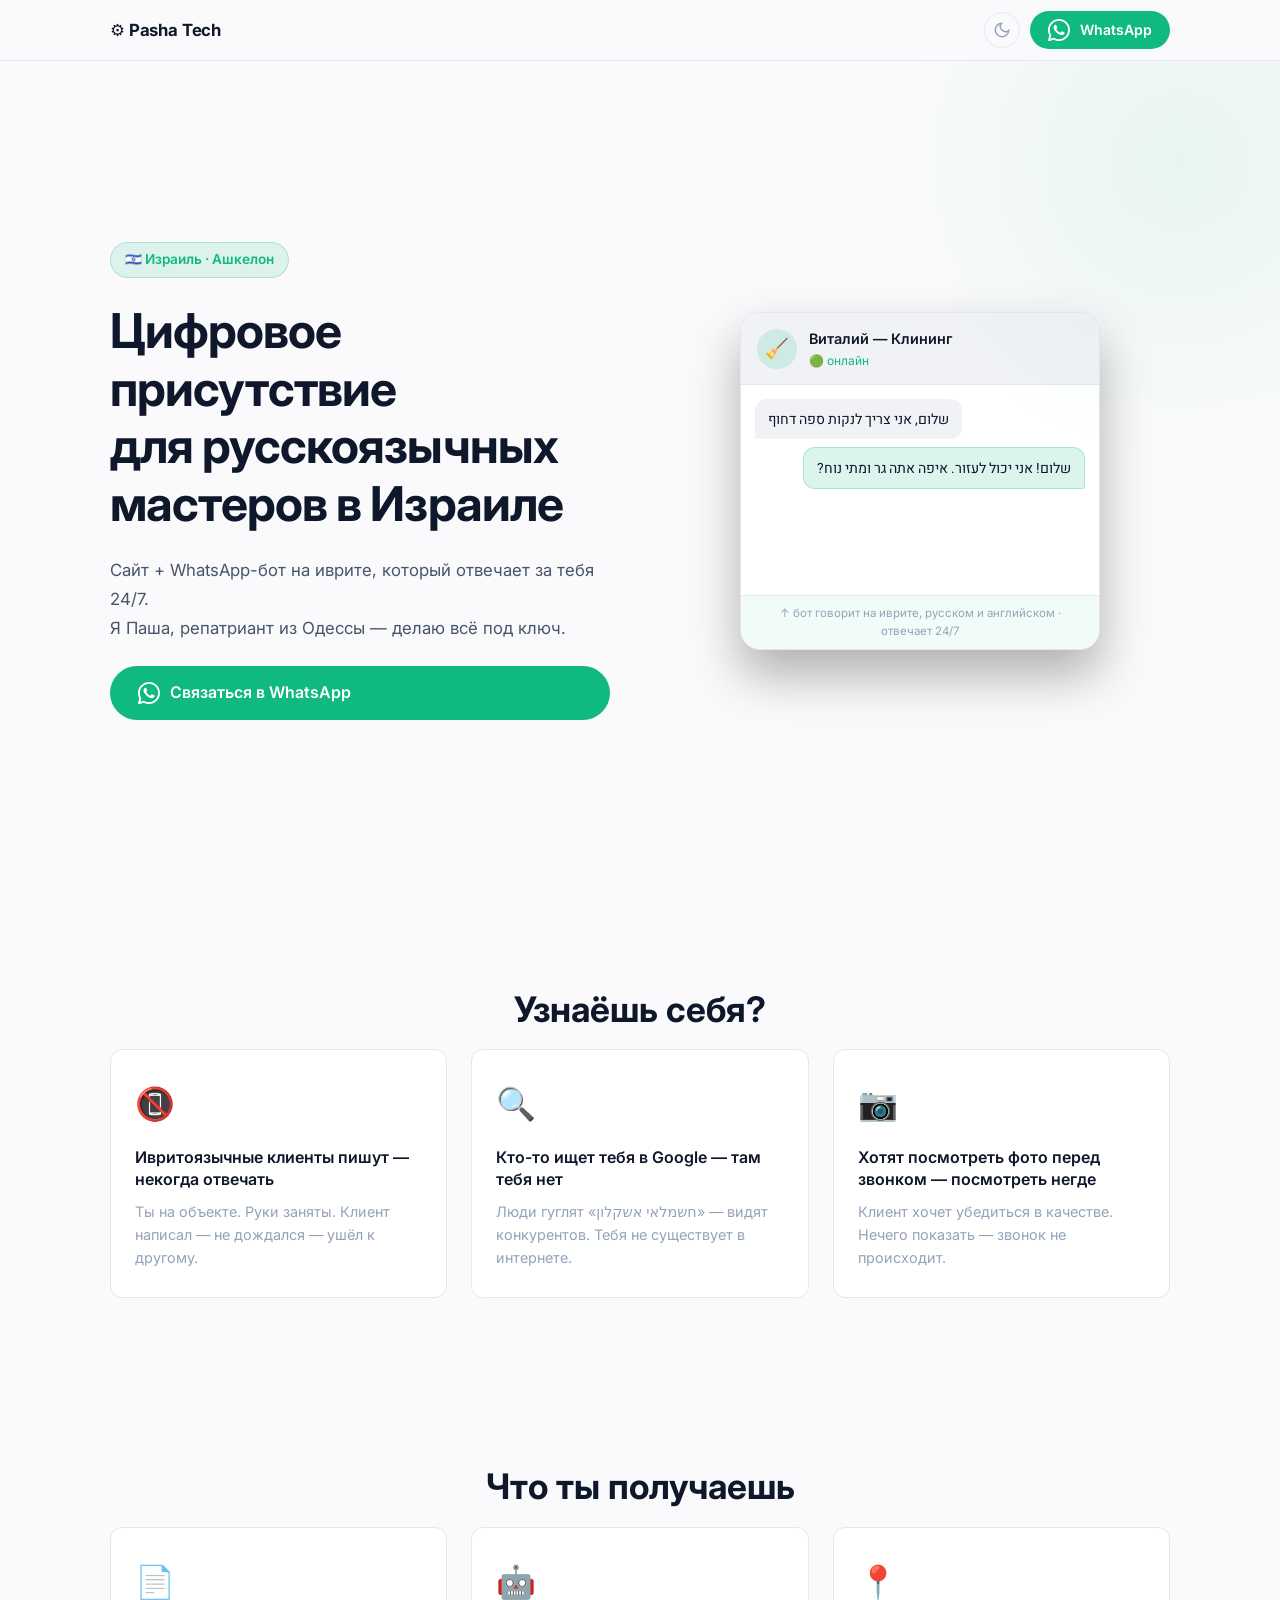
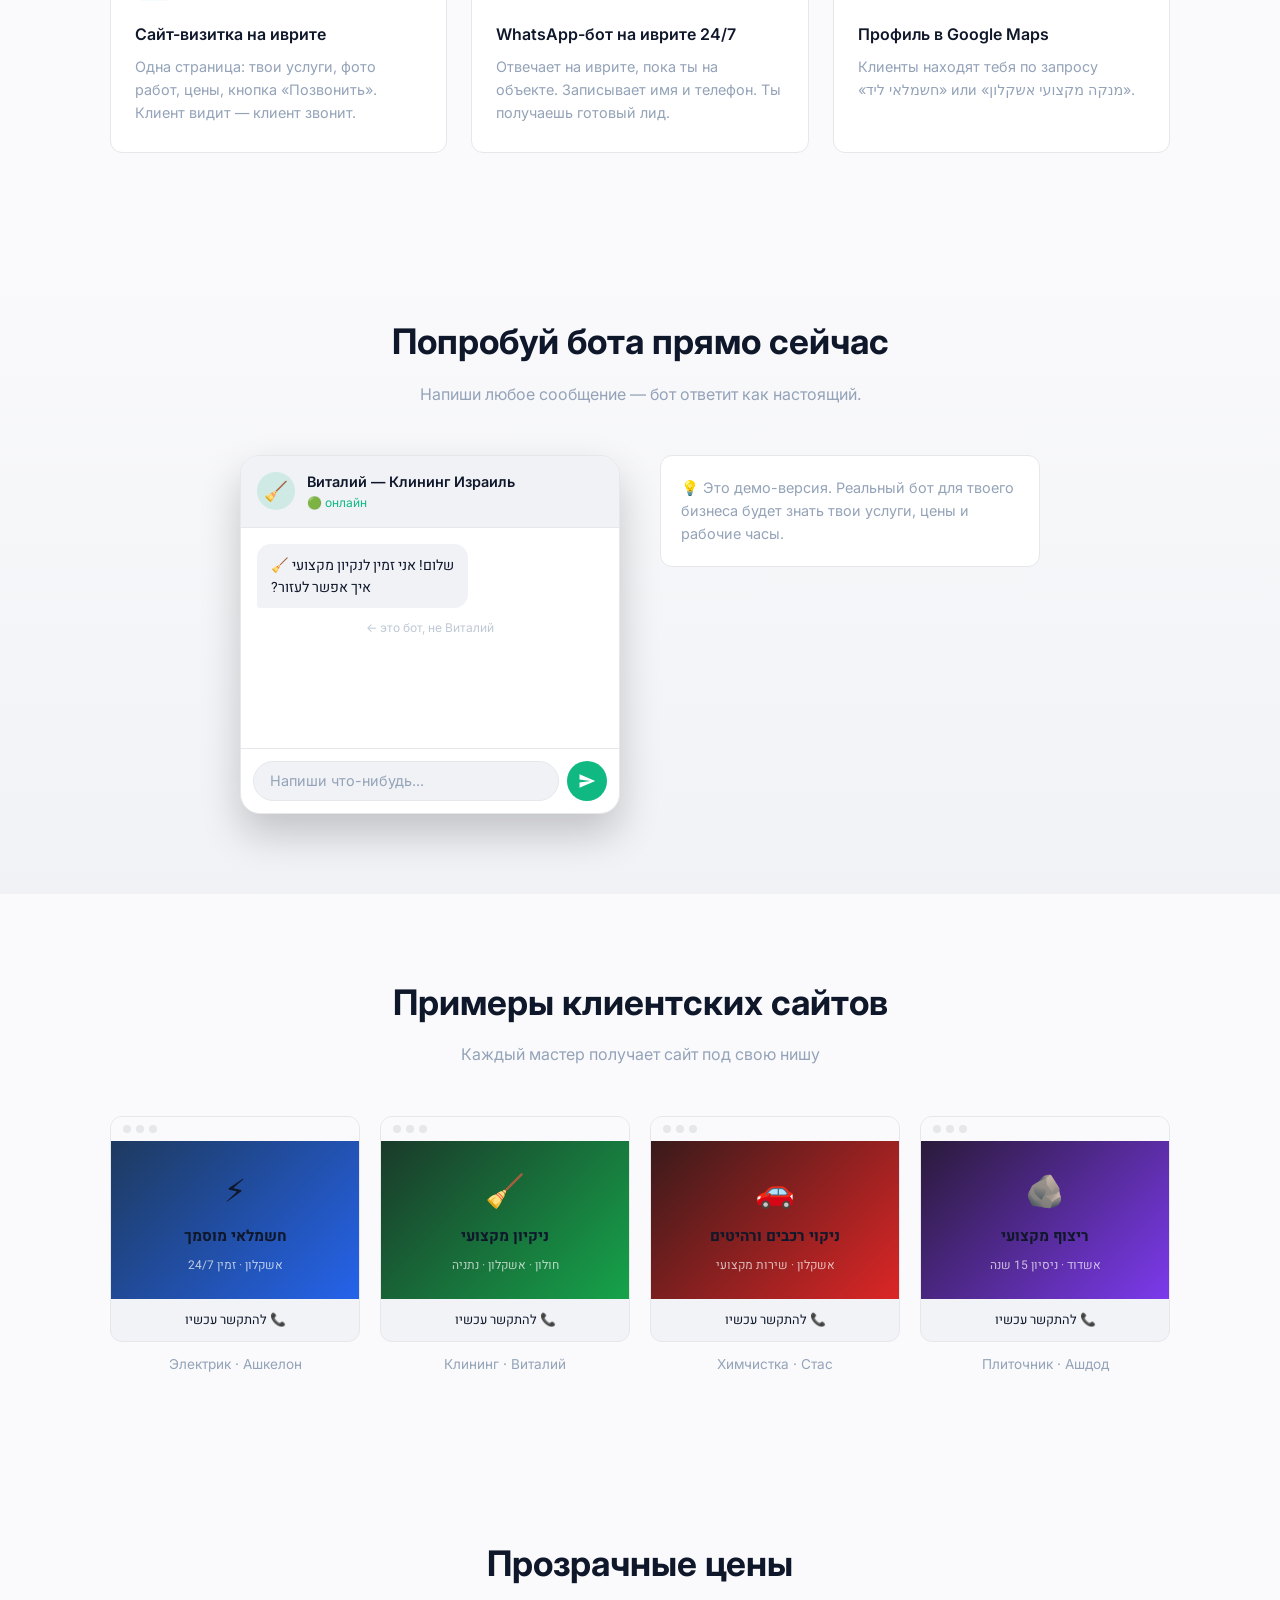
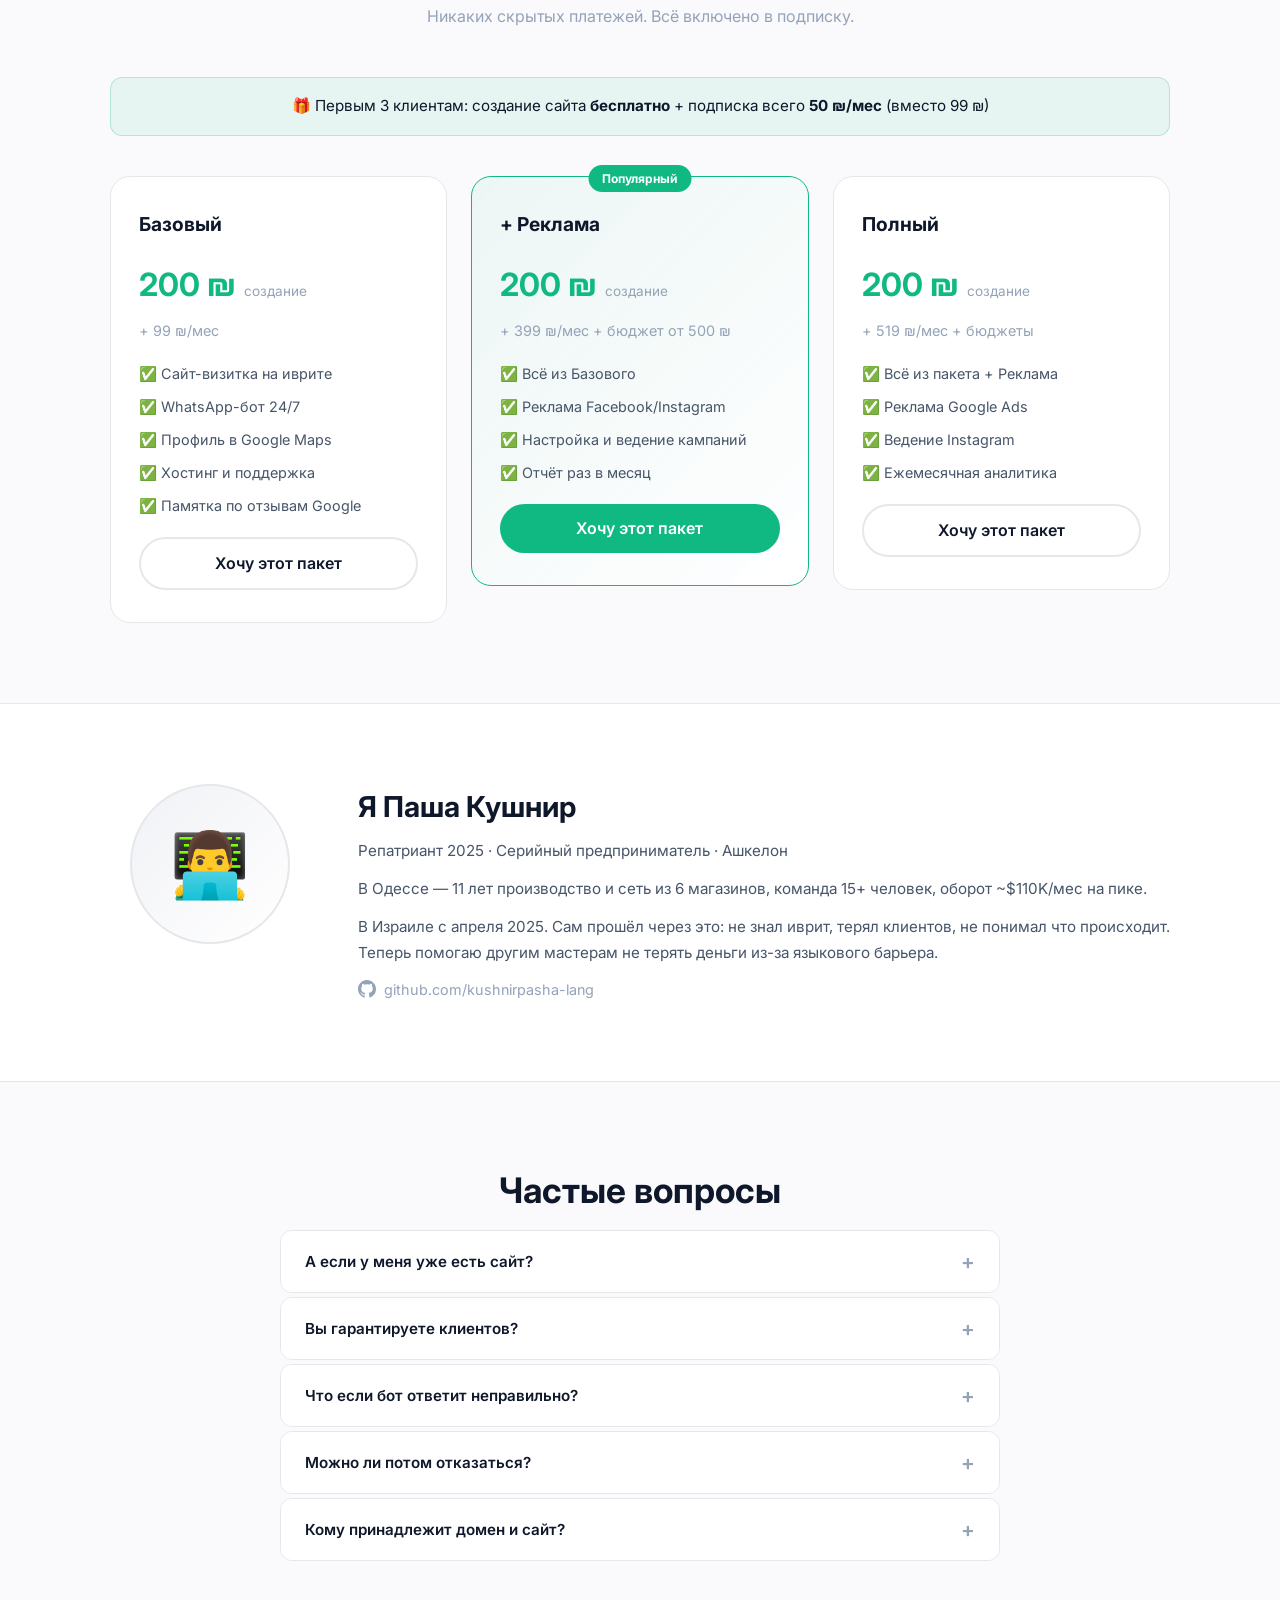
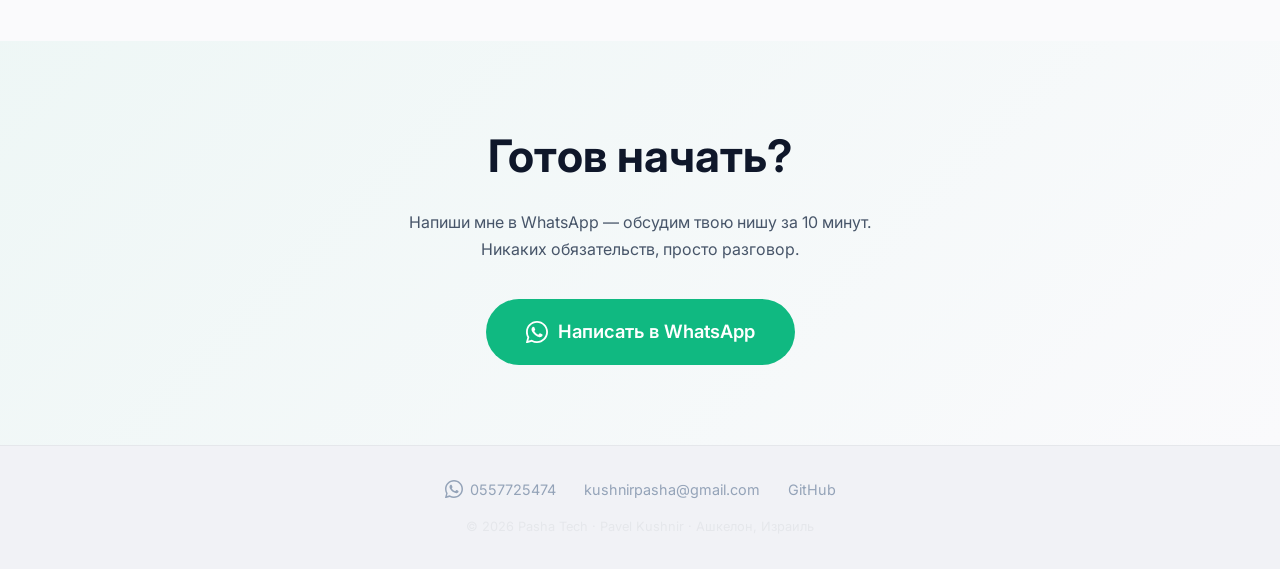
<file: index.html>
<!DOCTYPE html>
<html lang="ru" dir="ltr" data-theme="dark">
<head>
  <meta charset="UTF-8" />
  <meta name="viewport" content="width=device-width, initial-scale=1.0" />
  <title>Pasha Tech — Сайт + WhatsApp-бот на иврите для мастеров в Израиле</title>
  <meta name="description" content="Цифровое присутствие для русскоязычных мастеров в Израиле. Сайт-визитка на иврите + WhatsApp-бот 24/7. Паша Кушнир, Ашкелон." />

  <link rel="preconnect" href="https://fonts.googleapis.com" />
  <link rel="preconnect" href="https://fonts.gstatic.com" crossorigin />
  <link href="https://fonts.googleapis.com/css2?family=Inter:wght@400;500;600;700&family=Heebo:wght@400;500;700&display=swap" rel="stylesheet" />

  <link rel="stylesheet" href="styles.css" />
</head>
<body>

  <!-- Зернистая текстура -->
  <div class="grain" aria-hidden="true"></div>

  <!-- ============================
       НАВИГАЦИЯ
  ============================= -->
  <nav class="nav">
    <div class="nav-inner container">
      <a class="nav-logo" href="#">⚙️ Pasha Tech</a>
      <div class="nav-actions">
        <button id="themeToggle" class="theme-toggle" aria-label="Переключить тему">
          <!-- Солнце (тёмная тема) -->
          <svg class="icon-sun" viewBox="0 0 24 24" fill="none" stroke="currentColor" stroke-width="2" stroke-linecap="round">
            <circle cx="12" cy="12" r="4"/>
            <line x1="12" y1="2"  x2="12" y2="4"/>
            <line x1="12" y1="20" x2="12" y2="22"/>
            <line x1="4.22" y1="4.22"  x2="5.64" y2="5.64"/>
            <line x1="18.36" y1="18.36" x2="19.78" y2="19.78"/>
            <line x1="2" y1="12"  x2="4" y2="12"/>
            <line x1="20" y1="12" x2="22" y2="12"/>
            <line x1="4.22" y1="19.78" x2="5.64" y2="18.36"/>
            <line x1="18.36" y1="5.64"  x2="19.78" y2="4.22"/>
          </svg>
          <!-- Луна (светлая тема) -->
          <svg class="icon-moon" viewBox="0 0 24 24" fill="none" stroke="currentColor" stroke-width="2" stroke-linecap="round">
            <path d="M21 12.79A9 9 0 1 1 11.21 3a7 7 0 0 0 9.79 9.79z"/>
          </svg>
        </button>
        <a class="nav-cta btn-whatsapp" href="https://wa.me/972557725474?text=%D0%9F%D1%80%D0%B8%D0%B2%D0%B5%D1%82%2C+%D1%85%D0%BE%D1%87%D1%83+%D1%83%D0%B7%D0%BD%D0%B0%D1%82%D1%8C+%D0%BF%D0%BE%D0%B4%D1%80%D0%BE%D0%B1%D0%BD%D0%B5%D0%B5" target="_blank" rel="noopener">
          <svg viewBox="0 0 24 24" fill="currentColor"><path d="M17.472 14.382c-.297-.149-1.758-.867-2.03-.967-.273-.099-.471-.148-.67.15-.197.297-.767.966-.94 1.164-.173.199-.347.223-.644.075-.297-.15-1.255-.463-2.39-1.475-.883-.788-1.48-1.761-1.653-2.059-.173-.297-.018-.458.13-.606.134-.133.298-.347.446-.52.149-.174.198-.298.298-.497.099-.198.05-.371-.025-.52-.075-.149-.669-1.612-.916-2.207-.242-.579-.487-.5-.669-.51-.173-.008-.371-.01-.57-.01-.198 0-.52.074-.792.372-.272.297-1.04 1.016-1.04 2.479 0 1.462 1.065 2.875 1.213 3.074.149.198 2.096 3.2 5.077 4.487.709.306 1.262.489 1.694.625.712.227 1.36.195 1.871.118.571-.085 1.758-.719 2.006-1.413.248-.694.248-1.289.173-1.413-.074-.124-.272-.198-.57-.347z"/><path d="M12 0C5.373 0 0 5.373 0 12c0 2.125.555 4.122 1.528 5.855L.057 23.215a.75.75 0 0 0 .928.928l5.36-1.471A11.943 11.943 0 0 0 12 24c6.627 0 12-5.373 12-12S18.627 0 12 0zm0 22c-1.907 0-3.694-.5-5.24-1.373l-.375-.217-3.882 1.065 1.065-3.882-.217-.375A9.956 9.956 0 0 1 2 12C2 6.477 6.477 2 12 2s10 4.477 10 10-4.477 10-10 10z"/></svg>
          WhatsApp
        </a>
      </div>
    </div>
  </nav>

  <!-- ============================
       БЛОК 1 — HERO
  ============================= -->
  <section class="hero" id="hero">
    <div class="container">
      <div class="hero-content">
        <div class="badge">🇮🇱 Израиль · Ашкелон</div>
        <h1>Цифровое присутствие<br>для русскоязычных<br>мастеров в Израиле</h1>
        <p class="hero-sub">
          Сайт + WhatsApp-бот на иврите, который отвечает за тебя 24/7.<br>
          Я Паша, репатриант из Одессы — делаю всё под ключ.
        </p>
        <a class="btn-whatsapp" href="https://wa.me/972557725474?text=%D0%9F%D1%80%D0%B8%D0%B2%D0%B5%D1%82!%20%D0%98%D0%BD%D1%82%D0%B5%D1%80%D0%B5%D1%81%D1%83%D1%8E%D1%81%D1%8C%20%D1%81%D0%B0%D0%B9%D1%82%D0%BE%D0%BC%20%D0%B8%20%D0%B1%D0%BE%D1%82%D0%BE%D0%BC" target="_blank" rel="noopener">
          <svg viewBox="0 0 24 24" fill="currentColor"><path d="M17.472 14.382c-.297-.149-1.758-.867-2.03-.967-.273-.099-.471-.148-.67.15-.197.297-.767.966-.94 1.164-.173.199-.347.223-.644.075-.297-.15-1.255-.463-2.39-1.475-.883-.788-1.48-1.761-1.653-2.059-.173-.297-.018-.458.13-.606.134-.133.298-.347.446-.52.149-.174.198-.298.298-.497.099-.198.05-.371-.025-.52-.075-.149-.669-1.612-.916-2.207-.242-.579-.487-.5-.669-.51-.173-.008-.371-.01-.57-.01-.198 0-.52.074-.792.372-.272.297-1.04 1.016-1.04 2.479 0 1.462 1.065 2.875 1.213 3.074.149.198 2.096 3.2 5.077 4.487.709.306 1.262.489 1.694.625.712.227 1.36.195 1.871.118.571-.085 1.758-.719 2.006-1.413.248-.694.248-1.289.173-1.413-.074-.124-.272-.198-.57-.347z"/><path d="M12 0C5.373 0 0 5.373 0 12c0 2.125.555 4.122 1.528 5.855L.057 23.215a.75.75 0 0 0 .928.928l5.36-1.471A11.943 11.943 0 0 0 12 24c6.627 0 12-5.373 12-12S18.627 0 12 0zm0 22c-1.907 0-3.694-.5-5.24-1.373l-.375-.217-3.882 1.065 1.065-3.882-.217-.375A9.956 9.956 0 0 1 2 12C2 6.477 6.477 2 12 2s10 4.477 10 10-4.477 10-10 10z"/></svg>
          Связаться в WhatsApp
        </a>
      </div>

      <!-- Анимированный чат — заполняется через script.js -->
      <div class="hero-chat" aria-hidden="true">
        <div class="chat-window">
          <div class="chat-header">
            <div class="chat-avatar">🧹</div>
            <div class="chat-info">
              <span class="chat-name">Виталий — Клининг</span>
              <span class="chat-status">🟢 онлайн</span>
            </div>
          </div>
          <div class="chat-body" id="heroChatBody"></div>
          <div class="chat-caption">↑ бот говорит на иврите, русском и английском · отвечает 24/7</div>
        </div>
      </div>
    </div>
  </section>

  <!-- ============================
       БЛОК 2 — БОЛЬ
  ============================= -->
  <section class="pain section-fade" id="pain">
    <div class="container">
      <h2 class="section-title">Узнаёшь себя?</h2>
      <div class="cards-grid">
        <div class="card card-pain">
          <div class="card-icon">📵</div>
          <h3>Ивритоязычные клиенты пишут — некогда отвечать</h3>
          <p>Ты на объекте. Руки заняты. Клиент написал — не дождался — ушёл к другому.</p>
        </div>
        <div class="card card-pain">
          <div class="card-icon">🔍</div>
          <h3>Кто-то ищет тебя в Google — там тебя нет</h3>
          <p>Люди гуглят «חשמלאי אשקלון» — видят конкурентов. Тебя не существует в интернете.</p>
        </div>
        <div class="card card-pain">
          <div class="card-icon">📷</div>
          <h3>Хотят посмотреть фото перед звонком — посмотреть негде</h3>
          <p>Клиент хочет убедиться в качестве. Нечего показать — звонок не происходит.</p>
        </div>
      </div>
    </div>
  </section>

  <!-- ============================
       БЛОК 3 — РЕШЕНИЕ
  ============================= -->
  <section class="solution section-fade" id="solution">
    <div class="container">
      <h2 class="section-title">Что ты получаешь</h2>
      <div class="cards-grid">
        <div class="card card-solution">
          <div class="card-icon">📄</div>
          <h3>Сайт-визитка на иврите</h3>
          <p>Одна страница: твои услуги, фото работ, цены, кнопка «Позвонить». Клиент видит — клиент звонит.</p>
        </div>
        <div class="card card-solution">
          <div class="card-icon">🤖</div>
          <h3>WhatsApp-бот на иврите 24/7</h3>
          <p>Отвечает на иврите, пока ты на объекте. Записывает имя и телефон. Ты получаешь готовый лид.</p>
        </div>
        <div class="card card-solution">
          <div class="card-icon">📍</div>
          <h3>Профиль в Google Maps</h3>
          <p>Клиенты находят тебя по запросу «חשמלאי ליד» или «מנקה מקצועי אשקלון».</p>
        </div>
      </div>
    </div>
  </section>

  <!-- ============================
       БЛОК 4 — ДЕМО ЧАТА
  ============================= -->
  <section class="demo section-fade" id="demo">
    <div class="container">
      <h2 class="section-title">Попробуй бота прямо сейчас</h2>
      <p class="section-sub">Напиши любое сообщение — бот ответит как настоящий.</p>

      <div class="demo-wrapper">
        <div class="demo-chat">
          <div class="demo-header">
            <div class="demo-avatar">🧹</div>
            <div class="demo-info">
              <span class="demo-name">Виталий — Клининг Израиль</span>
              <span class="demo-status">🟢 онлайн</span>
            </div>
          </div>
          <div class="demo-messages" id="chatMessages">
            <div class="demo-msg bot">
              <span dir="rtl">שלום! אני זמין לנקיון מקצועי 🧹<br>איך אפשר לעזור?</span>
            </div>
            <div class="demo-hint">← это бот, не Виталий</div>
          </div>
          <div class="demo-input-row">
            <input type="text" id="chatInput" placeholder="Напиши что-нибудь..." autocomplete="off" maxlength="200" />
            <button id="chatSend" aria-label="Отправить">
              <svg viewBox="0 0 24 24" fill="currentColor"><path d="M2.01 21L23 12 2.01 3 2 10l15 2-15 2z"/></svg>
            </button>
          </div>
        </div>
        <div class="demo-note">
          <p>💡 Это демо-версия. Реальный бот для твоего бизнеса будет знать твои услуги, цены и рабочие часы.</p>
        </div>
      </div>
    </div>
  </section>

  <!-- ============================
       БЛОК 5 — ПРИМЕРЫ РАБОТ
  ============================= -->
  <section class="portfolio section-fade" id="portfolio">
    <div class="container">
      <h2 class="section-title">Примеры клиентских сайтов</h2>
      <p class="section-sub">Каждый мастер получает сайт под свою нишу</p>
      <div class="portfolio-grid">
        <div class="portfolio-card">
          <div class="portfolio-mock">
            <div class="mock-bar"><span></span><span></span><span></span></div>
            <div class="mock-hero" style="background: linear-gradient(135deg, #1e3a5f, #2563eb)">
              <span class="mock-icon">⚡</span>
              <span class="mock-title" dir="rtl">חשמלאי מוסמך</span>
              <span class="mock-sub" dir="rtl">אשקלון · זמין 24/7</span>
            </div>
            <div class="mock-btn" dir="rtl">📞 להתקשר עכשיו</div>
          </div>
          <p class="portfolio-label">Электрик · Ашкелон</p>
        </div>
        <div class="portfolio-card">
          <div class="portfolio-mock">
            <div class="mock-bar"><span></span><span></span><span></span></div>
            <div class="mock-hero" style="background: linear-gradient(135deg, #1a3a2a, #16a34a)">
              <span class="mock-icon">🧹</span>
              <span class="mock-title" dir="rtl">ניקיון מקצועי</span>
              <span class="mock-sub" dir="rtl">חולון · אשקלון · נתניה</span>
            </div>
            <div class="mock-btn" dir="rtl">📞 להתקשר עכשיו</div>
          </div>
          <p class="portfolio-label">Клининг · Виталий</p>
        </div>
        <div class="portfolio-card">
          <div class="portfolio-mock">
            <div class="mock-bar"><span></span><span></span><span></span></div>
            <div class="mock-hero" style="background: linear-gradient(135deg, #3a1a1a, #dc2626)">
              <span class="mock-icon">🚗</span>
              <span class="mock-title" dir="rtl">ניקוי רכבים ורהיטים</span>
              <span class="mock-sub" dir="rtl">אשקלון · שירות מקצועי</span>
            </div>
            <div class="mock-btn" dir="rtl">📞 להתקשר עכשיו</div>
          </div>
          <p class="portfolio-label">Химчистка · Стас</p>
        </div>
        <div class="portfolio-card">
          <div class="portfolio-mock">
            <div class="mock-bar"><span></span><span></span><span></span></div>
            <div class="mock-hero" style="background: linear-gradient(135deg, #2a1a3a, #7c3aed)">
              <span class="mock-icon">🪨</span>
              <span class="mock-title" dir="rtl">ריצוף מקצועי</span>
              <span class="mock-sub" dir="rtl">אשדוד · ניסיון 15 שנה</span>
            </div>
            <div class="mock-btn" dir="rtl">📞 להתקשר עכשיו</div>
          </div>
          <p class="portfolio-label">Плиточник · Ашдод</p>
        </div>
      </div>
    </div>
  </section>

  <!-- ============================
       БЛОК 6 — ПРАЙС
  ============================= -->
  <section class="pricing section-fade" id="pricing">
    <div class="container">
      <h2 class="section-title">Прозрачные цены</h2>
      <p class="section-sub">Никаких скрытых платежей. Всё включено в подписку.</p>

      <div class="promo-banner">
        🎁 Первым 3 клиентам: создание сайта <strong>бесплатно</strong> + подписка всего <strong>50 ₪/мес</strong> (вместо 99 ₪)
      </div>

      <div class="pricing-grid">
        <div class="pricing-card">
          <div class="pricing-name">Базовый</div>
          <div class="pricing-price">
            <span class="price-once">200 ₪</span>
            <span class="price-label">создание</span>
          </div>
          <div class="pricing-monthly">+ 99 ₪/мес</div>
          <ul class="pricing-list">
            <li>✅ Сайт-визитка на иврите</li>
            <li>✅ WhatsApp-бот 24/7</li>
            <li>✅ Профиль в Google Maps</li>
            <li>✅ Хостинг и поддержка</li>
            <li>✅ Памятка по отзывам Google</li>
          </ul>
          <a class="btn-outline" href="https://wa.me/972557725474?text=%D0%98%D0%BD%D1%82%D0%B5%D1%80%D0%B5%D1%81%D1%83%D0%B5%D1%82+%D0%91%D0%B0%D0%B7%D0%BE%D0%B2%D1%8B%D0%B9+%D0%BF%D0%B0%D0%BA%D0%B5%D1%82" target="_blank" rel="noopener">Хочу этот пакет</a>
        </div>

        <div class="pricing-card pricing-featured">
          <div class="pricing-badge">Популярный</div>
          <div class="pricing-name">+ Реклама</div>
          <div class="pricing-price">
            <span class="price-once">200 ₪</span>
            <span class="price-label">создание</span>
          </div>
          <div class="pricing-monthly">+ 399 ₪/мес + бюджет от 500 ₪</div>
          <ul class="pricing-list">
            <li>✅ Всё из Базового</li>
            <li>✅ Реклама Facebook/Instagram</li>
            <li>✅ Настройка и ведение кампаний</li>
            <li>✅ Отчёт раз в месяц</li>
          </ul>
          <a class="btn-whatsapp-sm" href="https://wa.me/972557725474?text=%D0%98%D0%BD%D1%82%D0%B5%D1%80%D0%B5%D1%81%D1%83%D0%B5%D1%82+%D0%BF%D0%B0%D0%BA%D0%B5%D1%82+%D1%81+%D1%80%D0%B5%D0%BA%D0%BB%D0%B0%D0%BC%D0%BE%D0%B9" target="_blank" rel="noopener">Хочу этот пакет</a>
        </div>

        <div class="pricing-card">
          <div class="pricing-name">Полный</div>
          <div class="pricing-price">
            <span class="price-once">200 ₪</span>
            <span class="price-label">создание</span>
          </div>
          <div class="pricing-monthly">+ 519 ₪/мес + бюджеты</div>
          <ul class="pricing-list">
            <li>✅ Всё из пакета + Реклама</li>
            <li>✅ Реклама Google Ads</li>
            <li>✅ Ведение Instagram</li>
            <li>✅ Ежемесячная аналитика</li>
          </ul>
          <a class="btn-outline" href="https://wa.me/972557725474?text=%D0%98%D0%BD%D1%82%D0%B5%D1%80%D0%B5%D1%81%D1%83%D0%B5%D1%82+%D0%BF%D0%BE%D0%BB%D0%BD%D1%8B%D0%B9+%D0%BF%D0%B0%D0%BA%D0%B5%D1%82" target="_blank" rel="noopener">Хочу этот пакет</a>
        </div>
      </div>
    </div>
  </section>

  <!-- ============================
       БЛОК 7 — ОБО МНЕ
  ============================= -->
  <section class="about section-fade" id="about">
    <div class="container">
      <div class="about-content">
        <div class="about-photo">
          <div class="photo-placeholder">👨‍💻</div>
        </div>
        <div class="about-text">
          <h2>Я Паша Кушнир</h2>
          <p class="about-tagline">Репатриант 2025 · Серийный предприниматель · Ашкелон</p>
          <p>В Одессе — 11 лет производство и сеть из 6 магазинов, команда 15+ человек, оборот ~$110K/мес на пике.</p>
          <p>В Израиле с апреля 2025. Сам прошёл через это: не знал иврит, терял клиентов, не понимал что происходит. Теперь помогаю другим мастерам не терять деньги из-за языкового барьера.</p>
          <div class="about-links">
            <a href="https://github.com/kushnirpasha-lang" target="_blank" rel="noopener">
              <svg viewBox="0 0 24 24" fill="currentColor"><path d="M12 0C5.374 0 0 5.373 0 12c0 5.302 3.438 9.8 8.207 11.387.599.111.793-.261.793-.577v-2.234c-3.338.726-4.033-1.416-4.033-1.416-.546-1.387-1.333-1.756-1.333-1.756-1.089-.745.083-.729.083-.729 1.205.084 1.839 1.237 1.839 1.237 1.07 1.834 2.807 1.304 3.492.997.107-.775.418-1.305.762-1.604-2.665-.305-5.467-1.334-5.467-5.931 0-1.311.469-2.381 1.236-3.221-.124-.303-.535-1.524.117-3.176 0 0 1.008-.322 3.301 1.23A11.509 11.509 0 0 1 12 5.803c1.02.005 2.047.138 3.006.404 2.291-1.552 3.297-1.23 3.297-1.23.653 1.653.242 2.874.118 3.176.77.84 1.235 1.911 1.235 3.221 0 4.609-2.807 5.624-5.479 5.921.43.372.823 1.102.823 2.222v3.293c0 .319.192.694.801.576C20.566 21.797 24 17.3 24 12c0-6.627-5.373-12-12-12z"/></svg>
              github.com/kushnirpasha-lang
            </a>
          </div>
        </div>
      </div>
    </div>
  </section>

  <!-- ============================
       БЛОК 8 — FAQ
  ============================= -->
  <section class="faq section-fade" id="faq">
    <div class="container">
      <h2 class="section-title">Частые вопросы</h2>
      <div class="faq-list">
        <div class="faq-item">
          <button class="faq-q">А если у меня уже есть сайт?</button>
          <div class="faq-a"><p>Хорошо. Можем переработать его под иврит или оставить как есть и подключить только WhatsApp-бот. Обсудим что лучше для твоей ниши.</p></div>
        </div>
        <div class="faq-item">
          <button class="faq-q">Вы гарантируете клиентов?</button>
          <div class="faq-a"><p>Нет. Честно: никто не может гарантировать поток клиентов. Мы создаём инфраструктуру — сайт, бот, Google Maps — которая делает тебя видимым. Клиенты появляются, когда ты видим и отвечаешь быстро.</p></div>
        </div>
        <div class="faq-item">
          <button class="faq-q">Что если бот ответит неправильно?</button>
          <div class="faq-a"><p>Бот работает на Claude AI — одной из лучших языковых моделей. Мы обучаем его под твою нишу: твои услуги, цены, рабочие часы. Ошибки минимальны. Если бот не знает ответа — он попросит клиента подождать твоего звонка.</p></div>
        </div>
        <div class="faq-item">
          <button class="faq-q">Можно ли потом отказаться?</button>
          <div class="faq-a"><p>Да, в любой момент. Никаких контрактов на год. Платишь помесячно — отписываешься когда хочешь. Сайт и содержимое остаются твоими.</p></div>
        </div>
        <div class="faq-item">
          <button class="faq-q">Кому принадлежит домен и сайт?</button>
          <div class="faq-a"><p>Тебе. Мы регистрируем домен на твоё имя, сайт размещается на твоём хостинге. Я только помогаю создать и поддерживать. Если решишь уйти — забираешь всё с собой.</p></div>
        </div>
      </div>
    </div>
  </section>

  <!-- ============================
       БЛОК 9 — ФИНАЛЬНЫЙ CTA
  ============================= -->
  <section class="cta section-fade" id="cta">
    <div class="container">
      <h2>Готов начать?</h2>
      <p>Напиши мне в WhatsApp — обсудим твою нишу за 10 минут.<br>Никаких обязательств, просто разговор.</p>
      <a class="btn-whatsapp btn-large" href="https://wa.me/972557725474?text=%D0%9F%D1%80%D0%B8%D0%B2%D0%B5%D1%82!%20%D0%A5%D0%BE%D1%87%D1%83%20%D0%BE%D0%B1%D1%81%D1%83%D0%B4%D0%B8%D1%82%D1%8C%20%D1%81%D0%B0%D0%B9%D1%82%20%D0%B4%D0%BB%D1%8F%20%D0%BC%D0%BE%D0%B5%D0%B3%D0%BE%20%D0%B1%D0%B8%D0%B7%D0%BD%D0%B5%D1%81%D0%B0" target="_blank" rel="noopener">
        <svg viewBox="0 0 24 24" fill="currentColor"><path d="M17.472 14.382c-.297-.149-1.758-.867-2.03-.967-.273-.099-.471-.148-.67.15-.197.297-.767.966-.94 1.164-.173.199-.347.223-.644.075-.297-.15-1.255-.463-2.39-1.475-.883-.788-1.48-1.761-1.653-2.059-.173-.297-.018-.458.13-.606.134-.133.298-.347.446-.52.149-.174.198-.298.298-.497.099-.198.05-.371-.025-.52-.075-.149-.669-1.612-.916-2.207-.242-.579-.487-.5-.669-.51-.173-.008-.371-.01-.57-.01-.198 0-.52.074-.792.372-.272.297-1.04 1.016-1.04 2.479 0 1.462 1.065 2.875 1.213 3.074.149.198 2.096 3.2 5.077 4.487.709.306 1.262.489 1.694.625.712.227 1.36.195 1.871.118.571-.085 1.758-.719 2.006-1.413.248-.694.248-1.289.173-1.413-.074-.124-.272-.198-.57-.347z"/><path d="M12 0C5.373 0 0 5.373 0 12c0 2.125.555 4.122 1.528 5.855L.057 23.215a.75.75 0 0 0 .928.928l5.36-1.471A11.943 11.943 0 0 0 12 24c6.627 0 12-5.373 12-12S18.627 0 12 0zm0 22c-1.907 0-3.694-.5-5.24-1.373l-.375-.217-3.882 1.065 1.065-3.882-.217-.375A9.956 9.956 0 0 1 2 12C2 6.477 6.477 2 12 2s10 4.477 10 10-4.477 10-10 10z"/></svg>
        Написать в WhatsApp
      </a>
    </div>
  </section>

  <!-- ============================
       БЛОК 10 — ФУТЕР
  ============================= -->
  <footer class="footer">
    <div class="container">
      <div class="footer-links">
        <a href="https://wa.me/972557725474" target="_blank" rel="noopener">
          <svg viewBox="0 0 24 24" fill="currentColor" width="18" height="18"><path d="M17.472 14.382c-.297-.149-1.758-.867-2.03-.967-.273-.099-.471-.148-.67.15-.197.297-.767.966-.94 1.164-.173.199-.347.223-.644.075-.297-.15-1.255-.463-2.39-1.475-.883-.788-1.48-1.761-1.653-2.059-.173-.297-.018-.458.13-.606.134-.133.298-.347.446-.52.149-.174.198-.298.298-.497.099-.198.05-.371-.025-.52-.075-.149-.669-1.612-.916-2.207-.242-.579-.487-.5-.669-.51-.173-.008-.371-.01-.57-.01-.198 0-.52.074-.792.372-.272.297-1.04 1.016-1.04 2.479 0 1.462 1.065 2.875 1.213 3.074.149.198 2.096 3.2 5.077 4.487.709.306 1.262.489 1.694.625.712.227 1.36.195 1.871.118.571-.085 1.758-.719 2.006-1.413.248-.694.248-1.289.173-1.413-.074-.124-.272-.198-.57-.347z"/><path d="M12 0C5.373 0 0 5.373 0 12c0 2.125.555 4.122 1.528 5.855L.057 23.215a.75.75 0 0 0 .928.928l5.36-1.471A11.943 11.943 0 0 0 12 24c6.627 0 12-5.373 12-12S18.627 0 12 0zm0 22c-1.907 0-3.694-.5-5.24-1.373l-.375-.217-3.882 1.065 1.065-3.882-.217-.375A9.956 9.956 0 0 1 2 12C2 6.477 6.477 2 12 2s10 4.477 10 10-4.477 10-10 10z"/></svg>
          0557725474
        </a>
        <a href="mailto:kushnirpasha@gmail.com">kushnirpasha@gmail.com</a>
        <a href="https://github.com/kushnirpasha-lang" target="_blank" rel="noopener">GitHub</a>
      </div>
      <p class="footer-copy">© 2026 Pasha Tech · Pavel Kushnir · Ашкелон, Израиль</p>
    </div>
  </footer>

  <script src="script.js"></script>
</body>
</html>
</file>
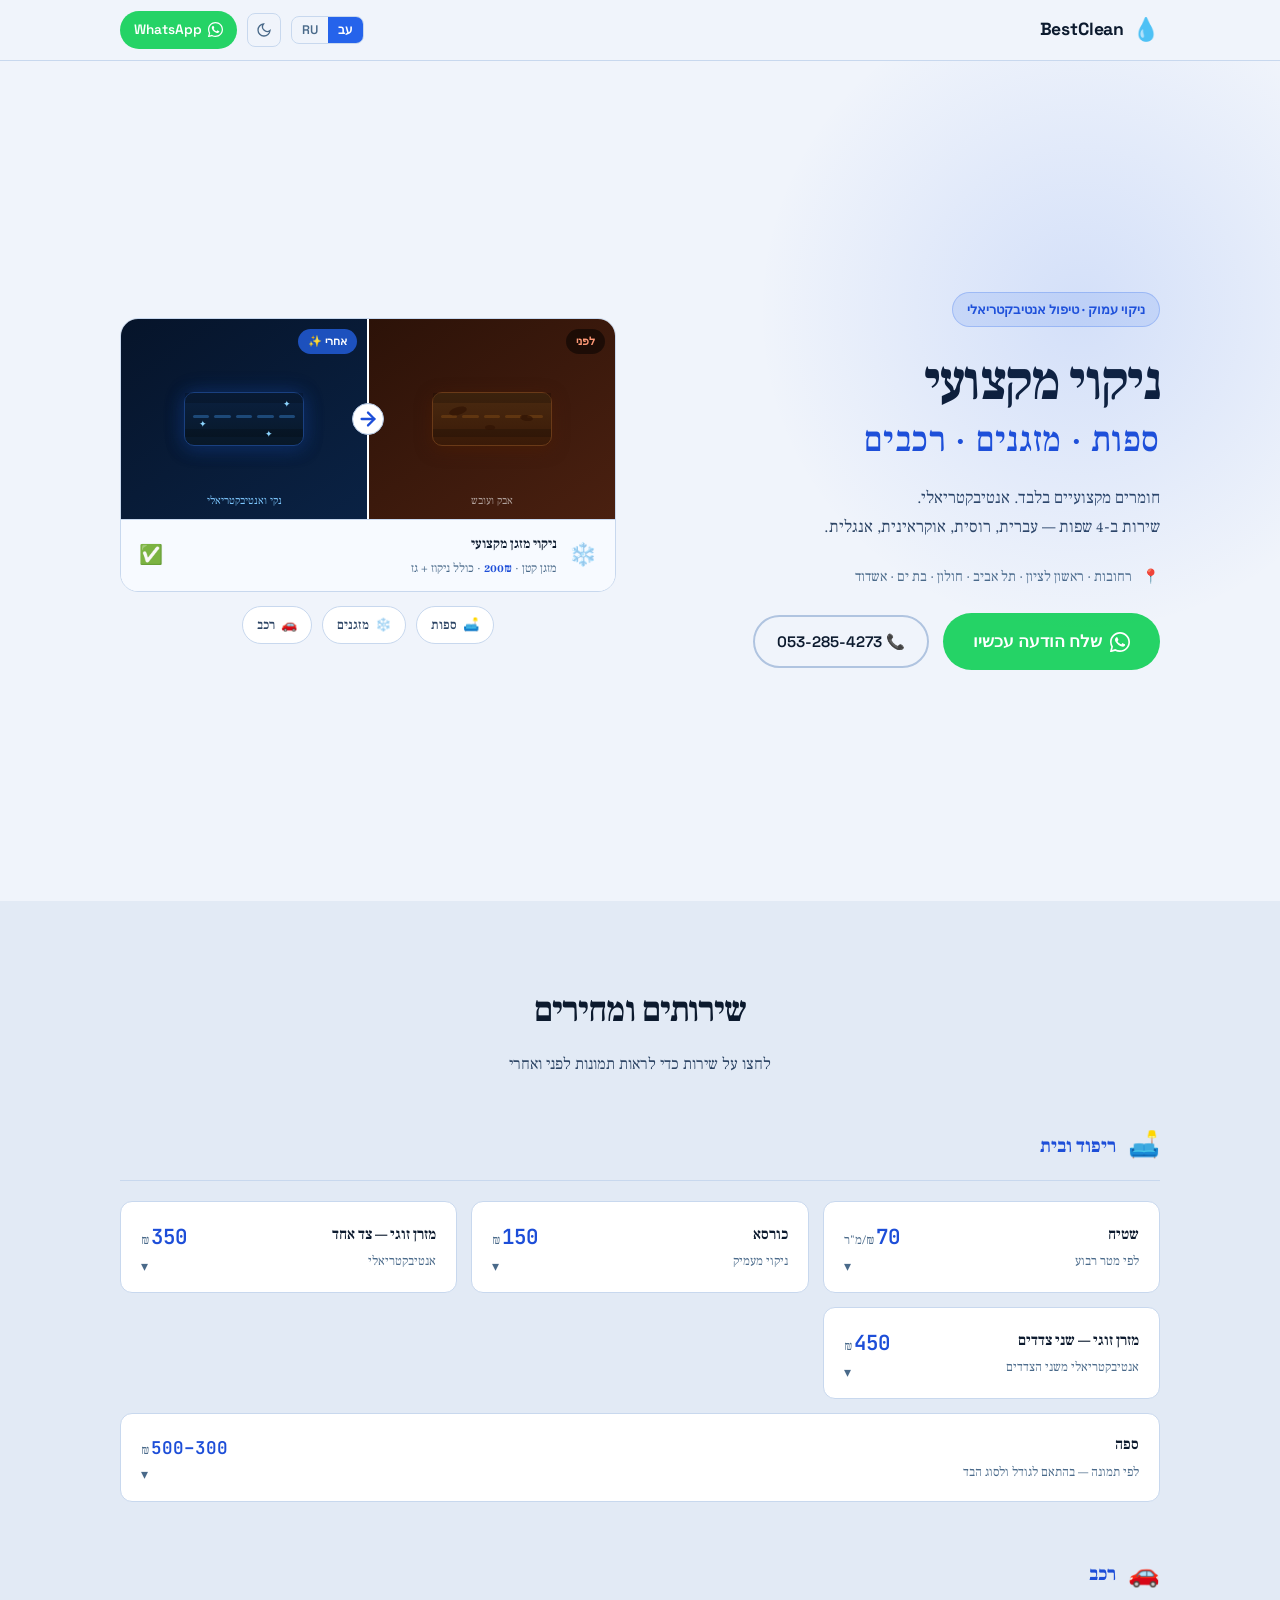
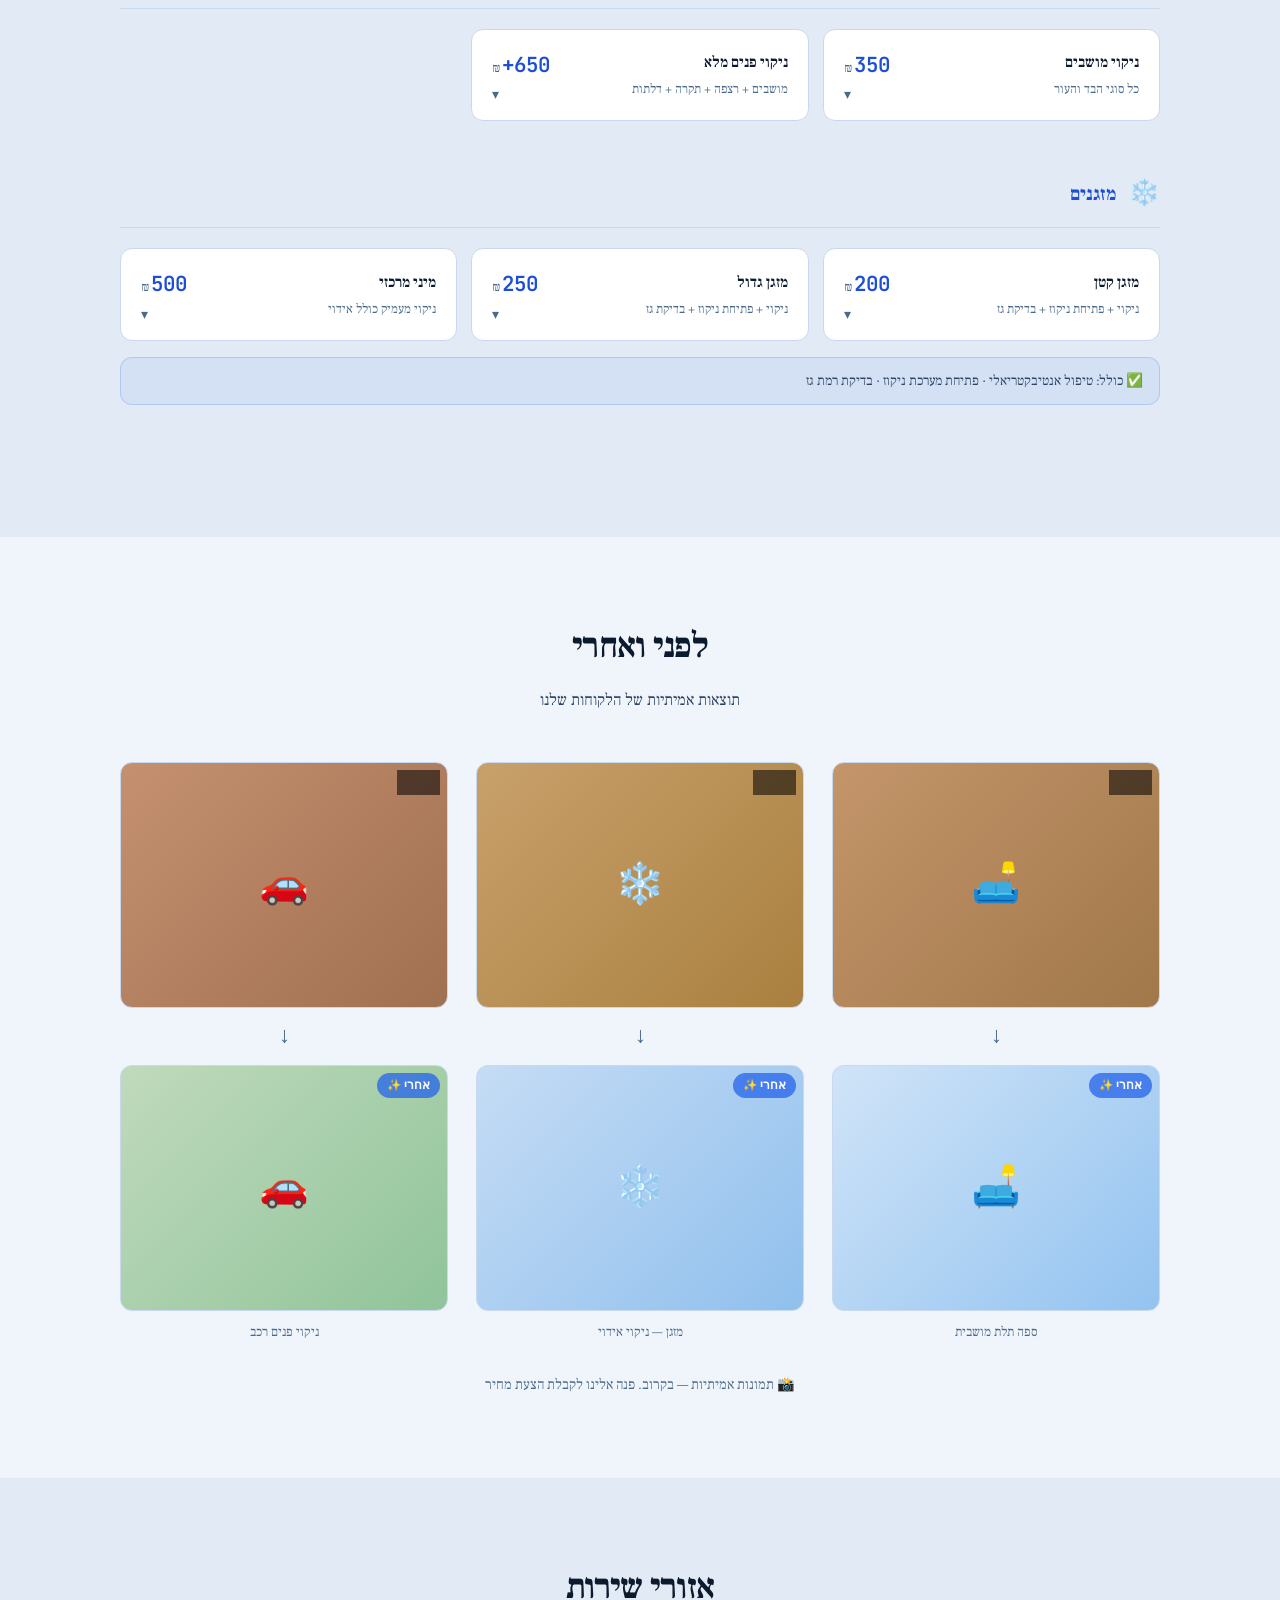
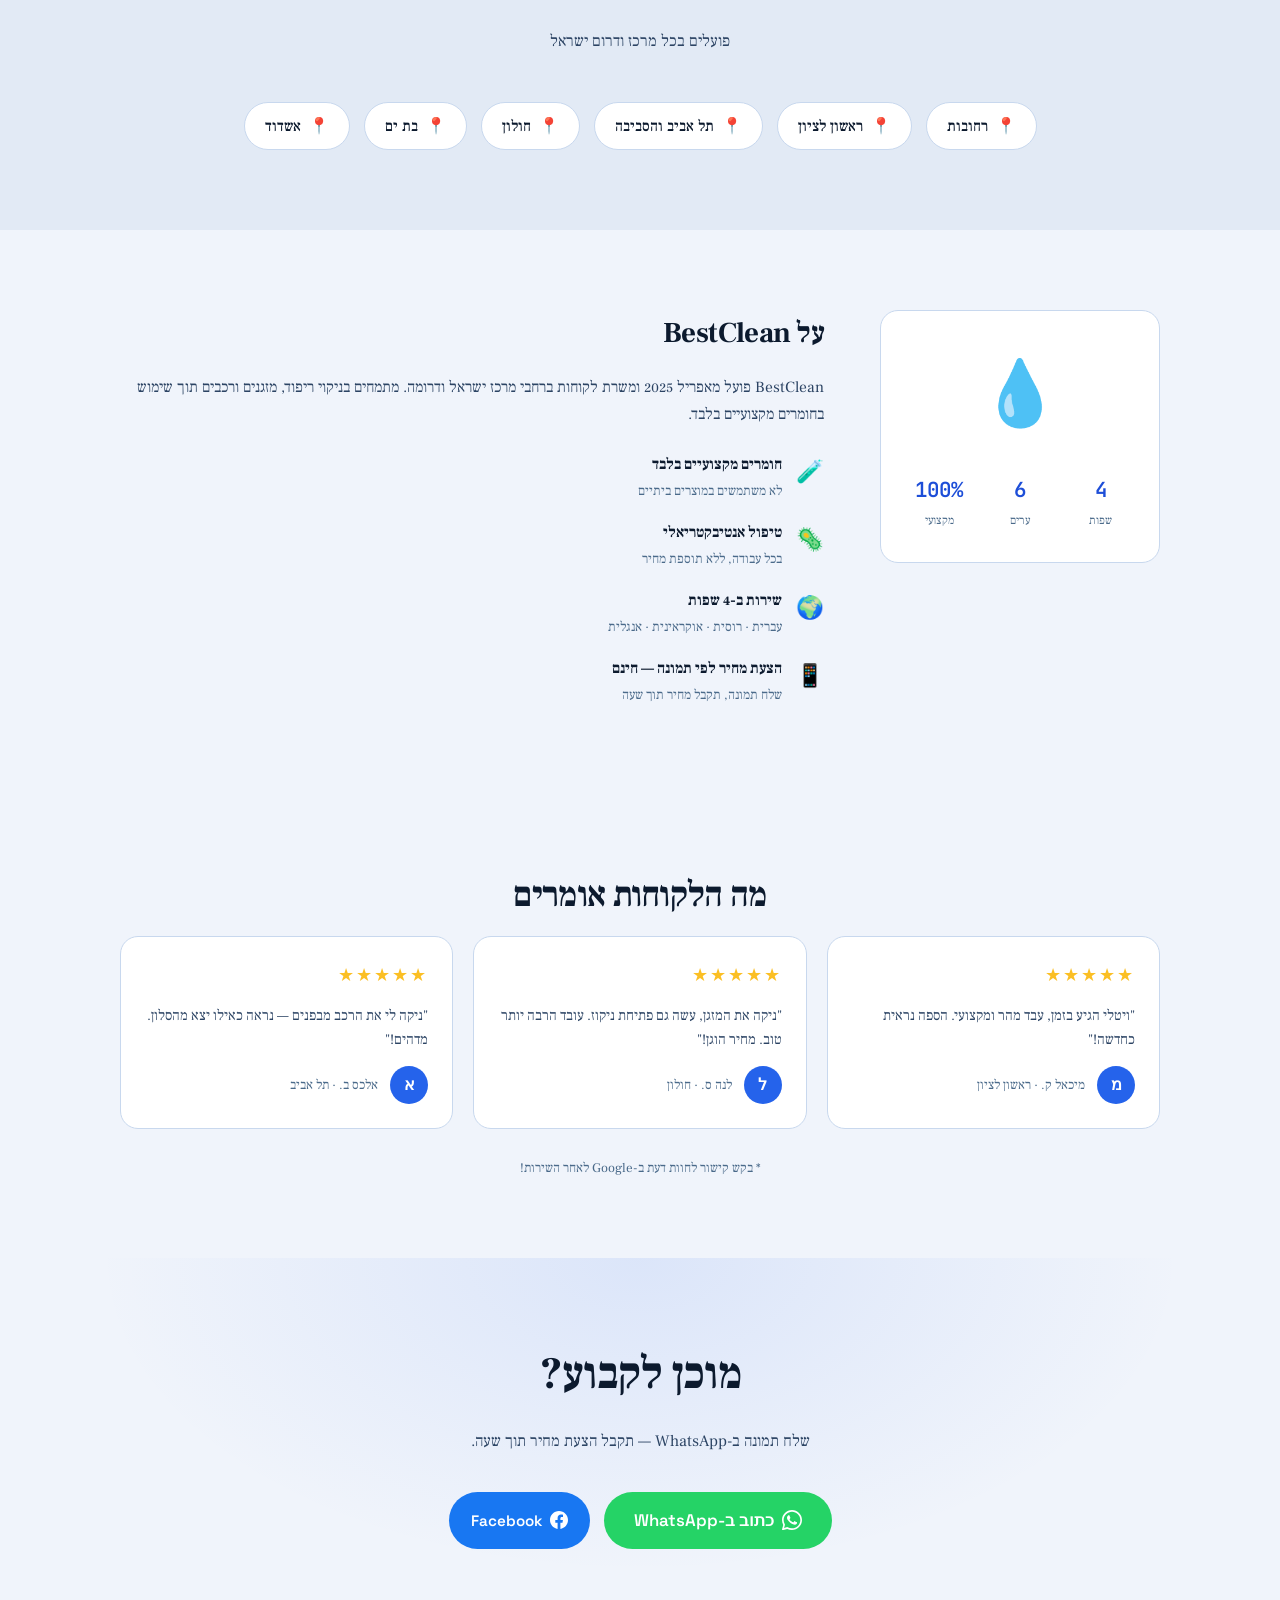
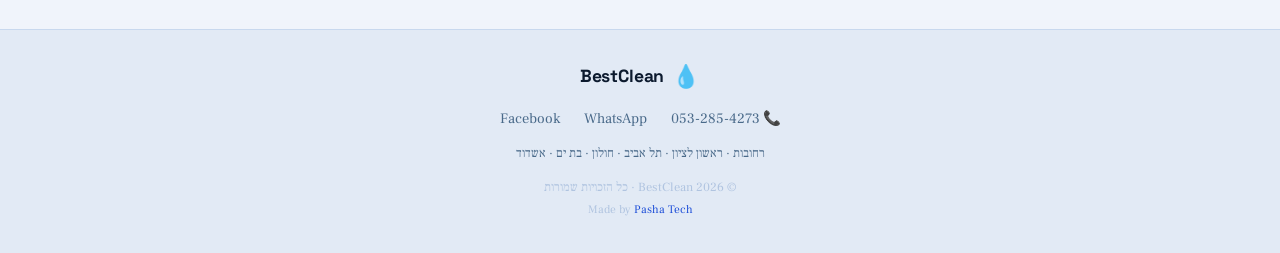
<file: clients/bestclean/index.html>
<!DOCTYPE html>
<html lang="he" dir="rtl" data-lang="he" data-theme="dark">
<head>
  <meta charset="UTF-8" />
  <meta name="viewport" content="width=device-width, initial-scale=1.0" />

  <!-- Primary meta -->
  <title>BestClean · ניקוי מקצועי ספות מזגנים רכבים | חולון בת ים ראשון תל אביב</title>
  <meta name="description" content="ניקוי מקצועי של ספות, מזרנים, שטיחים, מזגנים ורכבים. טיפול אנטיבקטריאלי, חומרים מקצועיים. שירות ב-4 שפות. רחובות, ראשון לציון, תל אביב, חולון, בת ים, אשדוד." />
  <meta name="keywords" content="ניקוי ספות, ניקוי מזגנים, ניקוי רכב, כימי מקצועי, BestClean, חולון, בת ים, ראשון לציון, אשדוד, химчистка диванов, чистка кондиционеров, химчистка авто, Израиль" />
  <meta name="robots" content="index, follow" />
  <meta name="theme-color" content="#08111F" />

  <!-- Canonical & hreflang -->
  <link rel="canonical" href="https://kushnirpasha-lang.github.io/pasha-tech/clients/bestclean/" />
  <link rel="alternate" hreflang="he" href="https://kushnirpasha-lang.github.io/pasha-tech/clients/bestclean/" />
  <link rel="alternate" hreflang="ru" href="https://kushnirpasha-lang.github.io/pasha-tech/clients/bestclean/" />

  <!-- Open Graph -->
  <meta property="og:type"        content="website" />
  <meta property="og:url"         content="https://kushnirpasha-lang.github.io/pasha-tech/clients/bestclean/" />
  <meta property="og:title"       content="BestClean · ניקוי מקצועי ספות מזגנים רכבים" />
  <meta property="og:description" content="ניקוי מקצועי של ספות, מזרנים, מזגנים ורכבים. חומרים מקצועיים, אנטיבקטריאלי. חולון · בת ים · ראשון לציון · תל אביב · אשדוד." />
  <meta property="og:locale"      content="he_IL" />
  <meta property="og:site_name"   content="BestClean" />

  <!-- Twitter Card -->
  <meta name="twitter:card"        content="summary" />
  <meta name="twitter:title"       content="BestClean · ניקוי מקצועי" />
  <meta name="twitter:description" content="ניקוי ספות, מזגנים, רכבים. אנטיבקטריאלי. חולון · ראשון · תל אביב · אשדוד." />

  <!-- Fonts: non-render-blocking via media="print" trick -->
  <link rel="preconnect" href="https://fonts.googleapis.com" />
  <link rel="preconnect" href="https://fonts.gstatic.com" crossorigin />
  <link rel="stylesheet"
        href="https://fonts.googleapis.com/css2?family=Space+Grotesk:wght@400;600;700&family=Frank+Ruhl+Libre:wght@400;700&family=JetBrains+Mono:wght@600&display=swap"
        media="print" onload="this.media='all'" />
  <noscript>
    <link rel="stylesheet" href="https://fonts.googleapis.com/css2?family=Space+Grotesk:wght@400;600;700&family=Frank+Ruhl+Libre:wght@400;700&family=JetBrains+Mono:wght@600&display=swap" />
  </noscript>

  <link rel="stylesheet" href="styles.css" />

  <!-- Structured data: LocalBusiness -->
  <script type="application/ld+json">
  {
    "@context": "https://schema.org",
    "@type": "LocalBusiness",
    "name": "BestClean",
    "description": "ניקוי מקצועי של ספות, מזרנים, שטיחים, מזגנים ורכבים בחולון, בת ים, ראשון לציון, תל אביב ואשדוד.",
    "url": "https://kushnirpasha-lang.github.io/pasha-tech/clients/bestclean/",
    "telephone": "+972532854273",
    "priceRange": "$$",
    "address": {
      "@type": "PostalAddress",
      "addressCountry": "IL",
      "addressRegion": "מרכז ישראל"
    },
    "areaServed": [
      {"@type": "City", "name": "חולון"},
      {"@type": "City", "name": "בת ים"},
      {"@type": "City", "name": "ראשון לציון"},
      {"@type": "City", "name": "תל אביב"},
      {"@type": "City", "name": "רחובות"},
      {"@type": "City", "name": "אשדוד"}
    ],
    "sameAs": ["https://www.facebook.com/profile.php?id=61559598930345"],
    "openingHours": ["Mo-Fr 08:00-20:00", "Sa 08:00-14:00"]
  }
  </script>
</head>
<body>

  <div class="grain" aria-hidden="true"></div>

  <!-- НАВИГАЦИЯ -->
  <nav class="nav">
    <div class="nav-inner container">
      <a class="nav-logo" href="#">
        <span class="logo-drop">💧</span>
        <span class="logo-name">BestClean</span>
      </a>
      <div class="nav-actions">
        <div class="lang-switch" role="group" aria-label="Language / שפה">
          <button class="lang-btn active" data-lang-btn="he" aria-label="עברית">עב</button>
          <button class="lang-btn"        data-lang-btn="ru" aria-label="Русский">RU</button>
        </div>
        <button id="themeToggle" class="theme-toggle" aria-label="Toggle theme / החלף ערכת צבעים">
          <svg class="icon-sun" viewBox="0 0 24 24" fill="none" stroke="currentColor" stroke-width="2" stroke-linecap="round" aria-hidden="true">
            <circle cx="12" cy="12" r="4"/>
            <line x1="12" y1="2" x2="12" y2="4"/><line x1="12" y1="20" x2="12" y2="22"/>
            <line x1="4.22" y1="4.22" x2="5.64" y2="5.64"/><line x1="18.36" y1="18.36" x2="19.78" y2="19.78"/>
            <line x1="2" y1="12" x2="4" y2="12"/><line x1="20" y1="12" x2="22" y2="12"/>
            <line x1="4.22" y1="19.78" x2="5.64" y2="18.36"/><line x1="18.36" y1="5.64" x2="19.78" y2="4.22"/>
          </svg>
          <svg class="icon-moon" viewBox="0 0 24 24" fill="none" stroke="currentColor" stroke-width="2" stroke-linecap="round" aria-hidden="true">
            <path d="M21 12.79A9 9 0 1 1 11.21 3a7 7 0 0 0 9.79 9.79z"/>
          </svg>
        </button>
        <a class="btn-wa nav-cta" href="https://wa.me/972532854273?text=%D7%A9%D7%9C%D7%95%D7%9D%2C%20%D7%90%D7%A0%D7%99%20%D7%9E%D7%A2%D7%95%D7%A0%D7%99%D7%99%D7%9F%20%D7%91%D7%A0%D7%99%D7%A7%D7%95%D7%99" target="_blank" rel="noopener noreferrer">
          <svg viewBox="0 0 24 24" fill="currentColor" width="15" height="15" aria-hidden="true"><path d="M17.472 14.382c-.297-.149-1.758-.867-2.03-.967-.273-.099-.471-.148-.67.15-.197.297-.767.966-.94 1.164-.173.199-.347.223-.644.075-.297-.15-1.255-.463-2.39-1.475-.883-.788-1.48-1.761-1.653-2.059-.173-.297-.018-.458.13-.606.134-.133.298-.347.446-.52.149-.174.198-.298.298-.497.099-.198.05-.371-.025-.52-.075-.149-.669-1.612-.916-2.207-.242-.579-.487-.5-.669-.51-.173-.008-.371-.01-.57-.01-.198 0-.52.074-.792.372-.272.297-1.04 1.016-1.04 2.479 0 1.462 1.065 2.875 1.213 3.074.149.198 2.096 3.2 5.077 4.487.709.306 1.262.489 1.694.625.712.227 1.36.195 1.871.118.571-.085 1.758-.719 2.006-1.413.248-.694.248-1.289.173-1.413-.074-.124-.272-.198-.57-.347z"/><path d="M12 0C5.373 0 0 5.373 0 12c0 2.125.555 4.122 1.528 5.855L.057 23.215a.75.75 0 0 0 .928.928l5.36-1.471A11.943 11.943 0 0 0 12 24c6.627 0 12-5.373 12-12S18.627 0 12 0zm0 22c-1.907 0-3.694-.5-5.24-1.373l-.375-.217-3.882 1.065 1.065-3.882-.217-.375A9.956 9.956 0 0 1 2 12C2 6.477 6.477 2 12 2s10 4.477 10 10-4.477 10-10 10z"/></svg>
          WhatsApp
        </a>
      </div>
    </div>
  </nav>

  <!-- HERO -->
  <section class="hero" id="hero">
    <div class="hero-glow" aria-hidden="true"></div>
    <div class="container hero-grid">

      <!-- Текст -->
      <div class="hero-content">
        <div class="badge he-only">ניקוי עמוק · טיפול אנטיבקטריאלי</div>
        <div class="badge ru-only">Глубокая чистка · Антибактериальная обработка</div>

        <h1>
          <span class="he-only">ניקוי מקצועי<br><span class="h1-sub">ספות · מזגנים · רכבים</span></span>
          <span class="ru-only">Профессиональная<br>химчистка<br><span class="h1-sub">Диваны · Кондиционеры · Авто</span></span>
        </h1>

        <p class="hero-desc he-only">חומרים מקצועיים בלבד. אנטיבקטריאלי.<br>שירות ב-4 שפות — עברית, רוסית, אוקראינית, אנגלית.</p>
        <p class="hero-desc ru-only">Только профессиональная химия. Антибактериально.<br>Сервис на 4 языках — иврит, русский, украинский, английский.</p>

        <div class="hero-cities">
          <span>📍</span>
          <span class="he-only">רחובות · ראשון לציון · תל אביב · חולון · בת ים · אשדוד</span>
          <span class="ru-only">Реховот · Ришон · Тель-Авив · Холон · Бат-Ям · Ашдод</span>
        </div>

        <div class="hero-actions">
          <a class="btn-wa btn-wa-lg" href="https://wa.me/972532854273?text=%D7%A9%D7%9C%D7%95%D7%9D%2C%20%D7%90%D7%A0%D7%99%20%D7%9E%D7%A2%D7%95%D7%A0%D7%99%D7%99%D7%9F%20%D7%91%D7%A0%D7%99%D7%A7%D7%95%D7%99" target="_blank" rel="noopener noreferrer">
            <svg viewBox="0 0 24 24" fill="currentColor" width="20" height="20" aria-hidden="true"><path d="M17.472 14.382c-.297-.149-1.758-.867-2.03-.967-.273-.099-.471-.148-.67.15-.197.297-.767.966-.94 1.164-.173.199-.347.223-.644.075-.297-.15-1.255-.463-2.39-1.475-.883-.788-1.48-1.761-1.653-2.059-.173-.297-.018-.458.13-.606.134-.133.298-.347.446-.52.149-.174.198-.298.298-.497.099-.198.05-.371-.025-.52-.075-.149-.669-1.612-.916-2.207-.242-.579-.487-.5-.669-.51-.173-.008-.371-.01-.57-.01-.198 0-.52.074-.792.372-.272.297-1.04 1.016-1.04 2.479 0 1.462 1.065 2.875 1.213 3.074.149.198 2.096 3.2 5.077 4.487.709.306 1.262.489 1.694.625.712.227 1.36.195 1.871.118.571-.085 1.758-.719 2.006-1.413.248-.694.248-1.289.173-1.413-.074-.124-.272-.198-.57-.347z"/><path d="M12 0C5.373 0 0 5.373 0 12c0 2.125.555 4.122 1.528 5.855L.057 23.215a.75.75 0 0 0 .928.928l5.36-1.471A11.943 11.943 0 0 0 12 24c6.627 0 12-5.373 12-12S18.627 0 12 0zm0 22c-1.907 0-3.694-.5-5.24-1.373l-.375-.217-3.882 1.065 1.065-3.882-.217-.375A9.956 9.956 0 0 1 2 12C2 6.477 6.477 2 12 2s10 4.477 10 10-4.477 10-10 10z"/></svg>
            <span class="he-only">שלח הודעה עכשיו</span>
            <span class="ru-only">Написать сейчас</span>
          </a>
          <a class="btn-phone" href="tel:+972532854273">📞 053-285-4273</a>
        </div>
      </div>

      <!-- Картинка: чистка кондиционера -->
      <div class="hero-visual" aria-label="Чистка кондиционера до и после">
        <div class="hv-card">

          <!-- Верхняя часть: разделённое "до / после" -->
          <div class="hv-split">
            <div class="hv-panel hv-before">
              <div class="hv-panel-tag before-tag">
                <span class="he-only">לפני</span>
                <span class="ru-only">До</span>
              </div>
              <!-- Стилизованный кондиционер "грязный" -->
              <div class="ac-mockup dirty">
                <div class="ac-top-bar"></div>
                <div class="ac-vents">
                  <div class="ac-vent"></div>
                  <div class="ac-vent"></div>
                  <div class="ac-vent"></div>
                  <div class="ac-vent"></div>
                  <div class="ac-vent"></div>
                </div>
                <div class="ac-bottom-bar"></div>
                <div class="ac-dirt-1"></div>
                <div class="ac-dirt-2"></div>
                <div class="ac-dirt-3"></div>
              </div>
              <div class="hv-panel-note">
                <span class="he-only">אבק ועובש</span>
                <span class="ru-only">Пыль и плесень</span>
              </div>
            </div>

            <div class="hv-divider-v">
              <div class="hv-arrow-wrap">
                <svg viewBox="0 0 24 24" fill="none" stroke="currentColor" stroke-width="2.5" stroke-linecap="round" stroke-linejoin="round" width="22" height="22">
                  <line x1="5" y1="12" x2="19" y2="12"/>
                  <polyline points="12 5 19 12 12 19"/>
                </svg>
              </div>
            </div>

            <div class="hv-panel hv-after">
              <div class="hv-panel-tag after-tag">
                <span class="he-only">אחרי ✨</span>
                <span class="ru-only">После ✨</span>
              </div>
              <!-- Кондиционер "чистый" -->
              <div class="ac-mockup clean">
                <div class="ac-top-bar"></div>
                <div class="ac-vents">
                  <div class="ac-vent"></div>
                  <div class="ac-vent"></div>
                  <div class="ac-vent"></div>
                  <div class="ac-vent"></div>
                  <div class="ac-vent"></div>
                </div>
                <div class="ac-bottom-bar"></div>
                <div class="clean-sparkle s1">✦</div>
                <div class="clean-sparkle s2">✦</div>
                <div class="clean-sparkle s3">✦</div>
              </div>
              <div class="hv-panel-note clean-note">
                <span class="he-only">נקי ואנטיבקטריאלי</span>
                <span class="ru-only">Чисто и антибактериально</span>
              </div>
            </div>
          </div>

          <!-- Нижняя полоска: название услуги и цена -->
          <div class="hv-footer">
            <div class="hv-footer-info">
              <span class="hv-icon">❄️</span>
              <div>
                <div class="hv-title">
                  <span class="he-only">ניקוי מזגן מקצועי</span>
                  <span class="ru-only">Профессиональная чистка кондиционера</span>
                </div>
                <div class="hv-detail">
                  <span class="he-only">מזגן קטן · <strong>200₪</strong> · כולל ניקוז + גז</span>
                  <span class="ru-only">Маленький · <strong>200₪</strong> · + дренаж + газ</span>
                </div>
              </div>
            </div>
            <div class="hv-check">✅</div>
          </div>

        </div>

        <!-- Три иконки под карточкой -->
        <div class="hv-badges">
          <div class="hv-badge">🛋️ <span class="he-only">ספות</span><span class="ru-only">Диваны</span></div>
          <div class="hv-badge">❄️ <span class="he-only">מזגנים</span><span class="ru-only">Кондицион.</span></div>
          <div class="hv-badge">🚗 <span class="he-only">רכב</span><span class="ru-only">Авто</span></div>
        </div>
      </div>

    </div>
  </section>

  <!-- УСЛУГИ И ПРАЙС -->
  <section class="services section-fade" id="services">
    <div class="container">
      <h2 class="section-title">
        <span class="he-only">שירותים ומחירים</span>
        <span class="ru-only">Услуги и цены</span>
      </h2>
      <p class="section-sub he-only">לחצו על שירות כדי לראות תמונות לפני ואחרי</p>
      <p class="section-sub ru-only">Нажмите на услугу — увидите фото до и после</p>

      <!-- Категория 1: Мягкая мебель -->
      <div class="service-category">
        <div class="category-header">
          <span class="category-icon">🛋️</span>
          <h3><span class="he-only">ריפוד ובית</span><span class="ru-only">Мягкая мебель</span></h3>
        </div>
        <div class="service-grid">

          <div class="service-card" data-service="carpet" role="button" tabindex="0" aria-expanded="false">
            <div class="card-main">
              <div class="service-info">
                <div class="service-name"><span class="he-only">שטיח</span><span class="ru-only">Ковёр</span></div>
                <div class="service-desc"><span class="he-only">לפי מטר רבוע</span><span class="ru-only">За квадратный метр</span></div>
              </div>
              <div class="card-right">
                <div class="service-price"><span class="price-num">70</span><span class="price-sym">₪/מ"ר</span></div>
                <span class="expand-icon" aria-hidden="true">▾</span>
              </div>
            </div>
            <div class="card-preview">
              <div class="prev-imgs">
                <div class="prev-img" style="background:linear-gradient(135deg,#5C3A18,#7A5028)">🟫<br><span class="prev-lbl he-only">לפני</span><span class="prev-lbl ru-only">До</span></div>
                <div class="prev-arr" aria-hidden="true">→</div>
                <div class="prev-img after-img" style="background:linear-gradient(135deg,#0D2848,#1A4080)">🟦<br><span class="prev-lbl he-only">אחרי ✨</span><span class="prev-lbl ru-only">После ✨</span></div>
              </div>
              <p class="prev-note"><span class="he-only">ניקוי עמוק · הסרת כתמים · ייבוש מהיר</span><span class="ru-only">Глубокая чистка · Удаление пятен · Быстрая сушка</span></p>
            </div>
          </div>

          <div class="service-card" data-service="armchair" role="button" tabindex="0" aria-expanded="false">
            <div class="card-main">
              <div class="service-info">
                <div class="service-name"><span class="he-only">כורסא</span><span class="ru-only">Кресло</span></div>
                <div class="service-desc"><span class="he-only">ניקוי מעמיק</span><span class="ru-only">Глубокая чистка</span></div>
              </div>
              <div class="card-right">
                <div class="service-price"><span class="price-num">150</span><span class="price-sym">₪</span></div>
                <span class="expand-icon" aria-hidden="true">▾</span>
              </div>
            </div>
            <div class="card-preview">
              <div class="prev-imgs">
                <div class="prev-img" style="background:linear-gradient(135deg,#4A2A18,#6A3828)">🪑<br><span class="prev-lbl he-only">לפני</span><span class="prev-lbl ru-only">До</span></div>
                <div class="prev-arr" aria-hidden="true">→</div>
                <div class="prev-img after-img" style="background:linear-gradient(135deg,#0E2240,#1A3870)">🪑<br><span class="prev-lbl he-only">אחרי ✨</span><span class="prev-lbl ru-only">После ✨</span></div>
              </div>
              <p class="prev-note"><span class="he-only">מתאים לכל סוגי הבד · אנטיבקטריאלי</span><span class="ru-only">Для любой ткани · Антибактериально</span></p>
            </div>
          </div>

          <div class="service-card" data-service="mattress1" role="button" tabindex="0" aria-expanded="false">
            <div class="card-main">
              <div class="service-info">
                <div class="service-name"><span class="he-only">מזרן זוגי — צד אחד</span><span class="ru-only">Матрас двусп. — 1 сторона</span></div>
                <div class="service-desc"><span class="he-only">אנטיבקטריאלי</span><span class="ru-only">Антибактериальная обработка</span></div>
              </div>
              <div class="card-right">
                <div class="service-price"><span class="price-num">350</span><span class="price-sym">₪</span></div>
                <span class="expand-icon" aria-hidden="true">▾</span>
              </div>
            </div>
            <div class="card-preview">
              <div class="prev-imgs">
                <div class="prev-img" style="background:linear-gradient(135deg,#3A2A2A,#5A3A3A)">🛏️<br><span class="prev-lbl he-only">לפני</span><span class="prev-lbl ru-only">До</span></div>
                <div class="prev-arr" aria-hidden="true">→</div>
                <div class="prev-img after-img" style="background:linear-gradient(135deg,#0A1E40,#162E60)">🛏️<br><span class="prev-lbl he-only">אחרי ✨</span><span class="prev-lbl ru-only">После ✨</span></div>
              </div>
              <p class="prev-note"><span class="he-only">מסיר אקרים ובקטריות · ייבוש מהיר</span><span class="ru-only">Удаляет клещей и бактерии · Быстрая сушка</span></p>
            </div>
          </div>

          <div class="service-card" data-service="mattress2" role="button" tabindex="0" aria-expanded="false">
            <div class="card-main">
              <div class="service-info">
                <div class="service-name"><span class="he-only">מזרן זוגי — שני צדדים</span><span class="ru-only">Матрас двусп. — 2 стороны</span></div>
                <div class="service-desc"><span class="he-only">אנטיבקטריאלי משני הצדדים</span><span class="ru-only">Обе стороны</span></div>
              </div>
              <div class="card-right">
                <div class="service-price"><span class="price-num">450</span><span class="price-sym">₪</span></div>
                <span class="expand-icon" aria-hidden="true">▾</span>
              </div>
            </div>
            <div class="card-preview">
              <div class="prev-imgs">
                <div class="prev-img" style="background:linear-gradient(135deg,#3A2A2A,#5A3A3A)">🛏️<br><span class="prev-lbl he-only">לפני</span><span class="prev-lbl ru-only">До</span></div>
                <div class="prev-arr" aria-hidden="true">→</div>
                <div class="prev-img after-img" style="background:linear-gradient(135deg,#0A1E40,#162E60)">🛏️<br><span class="prev-lbl he-only">אחרי ✨</span><span class="prev-lbl ru-only">После ✨</span></div>
              </div>
              <p class="prev-note"><span class="he-only">שני הצדדים מטופלים · הגנה מרבית</span><span class="ru-only">Обе стороны обработаны · Максимальная защита</span></p>
            </div>
          </div>

          <div class="service-card service-card-wide" data-service="sofa" role="button" tabindex="0" aria-expanded="false">
            <div class="card-main">
              <div class="service-info">
                <div class="service-name"><span class="he-only">ספה</span><span class="ru-only">Диван</span></div>
                <div class="service-desc"><span class="he-only">לפי תמונה — בהתאם לגודל ולסוג הבד</span><span class="ru-only">По фото — зависит от размера и ткани</span></div>
              </div>
              <div class="card-right">
                <div class="service-price price-range"><span class="price-num">300–500</span><span class="price-sym">₪</span></div>
                <span class="expand-icon" aria-hidden="true">▾</span>
              </div>
            </div>
            <div class="card-preview">
              <div class="prev-imgs">
                <div class="prev-img" style="background:linear-gradient(135deg,#4A3018,#6A4A28)">🛋️<br><span class="prev-lbl he-only">לפני</span><span class="prev-lbl ru-only">До</span></div>
                <div class="prev-arr" aria-hidden="true">→</div>
                <div class="prev-img after-img" style="background:linear-gradient(135deg,#102040,#1A3060)">🛋️<br><span class="prev-lbl he-only">אחרי ✨</span><span class="prev-lbl ru-only">После ✨</span></div>
              </div>
              <p class="prev-note"><span class="he-only">שלח תמונה → תקבל מחיר תוך שעה · חינם</span><span class="ru-only">Пришли фото → цена в течение часа · бесплатно</span></p>
            </div>
          </div>

        </div>
      </div>

      <!-- Категория 2: Автомобили -->
      <div class="service-category">
        <div class="category-header">
          <span class="category-icon">🚗</span>
          <h3><span class="he-only">רכב</span><span class="ru-only">Автомобили</span></h3>
        </div>
        <div class="service-grid">

          <div class="service-card" data-service="carseats" role="button" tabindex="0" aria-expanded="false">
            <div class="card-main">
              <div class="service-info">
                <div class="service-name"><span class="he-only">ניקוי מושבים</span><span class="ru-only">Сиденья автомобиля</span></div>
                <div class="service-desc"><span class="he-only">כל סוגי הבד והעור</span><span class="ru-only">Ткань и кожа</span></div>
              </div>
              <div class="card-right">
                <div class="service-price"><span class="price-num">350</span><span class="price-sym">₪</span></div>
                <span class="expand-icon" aria-hidden="true">▾</span>
              </div>
            </div>
            <div class="card-preview">
              <div class="prev-imgs">
                <div class="prev-img" style="background:linear-gradient(135deg,#3A2010,#5A3018)">💺<br><span class="prev-lbl he-only">לפני</span><span class="prev-lbl ru-only">До</span></div>
                <div class="prev-arr" aria-hidden="true">→</div>
                <div class="prev-img after-img" style="background:linear-gradient(135deg,#0C1C35,#183058)">💺<br><span class="prev-lbl he-only">אחרי ✨</span><span class="prev-lbl ru-only">После ✨</span></div>
              </div>
              <p class="prev-note"><span class="he-only">עור ובד · הסרת שומן וכתמים · ריח רענן</span><span class="ru-only">Кожа и ткань · Удаление жира и пятен · Свежий запах</span></p>
            </div>
          </div>

          <div class="service-card" data-service="carfull" role="button" tabindex="0" aria-expanded="false">
            <div class="card-main">
              <div class="service-info">
                <div class="service-name"><span class="he-only">ניקוי פנים מלא</span><span class="ru-only">Полная чистка изнутри</span></div>
                <div class="service-desc"><span class="he-only">מושבים + רצפה + תקרה + דלתות</span><span class="ru-only">Сиденья + пол + потолок + двери</span></div>
              </div>
              <div class="card-right">
                <div class="service-price"><span class="price-num">650+</span><span class="price-sym">₪</span></div>
                <span class="expand-icon" aria-hidden="true">▾</span>
              </div>
            </div>
            <div class="card-preview">
              <div class="prev-imgs">
                <div class="prev-img" style="background:linear-gradient(135deg,#280808,#480E0E)">🚗<br><span class="prev-lbl he-only">לפני</span><span class="prev-lbl ru-only">До</span></div>
                <div class="prev-arr" aria-hidden="true">→</div>
                <div class="prev-img after-img" style="background:linear-gradient(135deg,#0A1420,#101E38)">🚗<br><span class="prev-lbl he-only">אחרי ✨</span><span class="prev-lbl ru-only">После ✨</span></div>
              </div>
              <p class="prev-note"><span class="he-only">ניקוי מלא — כמו מהסלון · ריח נקי ורענן</span><span class="ru-only">Полная чистка — как из салона · Чистый свежий запах</span></p>
            </div>
          </div>

        </div>
      </div>

      <!-- Категория 3: Кондиционеры -->
      <div class="service-category">
        <div class="category-header">
          <span class="category-icon">❄️</span>
          <h3><span class="he-only">מזגנים</span><span class="ru-only">Кондиционеры</span></h3>
        </div>
        <div class="service-grid">

          <div class="service-card" data-service="acsmall" role="button" tabindex="0" aria-expanded="false">
            <div class="card-main">
              <div class="service-info">
                <div class="service-name"><span class="he-only">מזגן קטן</span><span class="ru-only">Кондиционер маленький</span></div>
                <div class="service-desc"><span class="he-only">ניקוי + פתיחת ניקוז + בדיקת גז</span><span class="ru-only">Чистка + дренаж + проверка газа</span></div>
              </div>
              <div class="card-right">
                <div class="service-price"><span class="price-num">200</span><span class="price-sym">₪</span></div>
                <span class="expand-icon" aria-hidden="true">▾</span>
              </div>
            </div>
            <div class="card-preview">
              <div class="prev-imgs">
                <div class="prev-img" style="background:linear-gradient(135deg,#3A1808,#5C2810)">❄️💀<br><span class="prev-lbl he-only">לפני — עובש</span><span class="prev-lbl ru-only">До — плесень</span></div>
                <div class="prev-arr" aria-hidden="true">→</div>
                <div class="prev-img after-img" style="background:linear-gradient(135deg,#081830,#0C2850)">❄️✨<br><span class="prev-lbl he-only">אחרי — נקי</span><span class="prev-lbl ru-only">После — чисто</span></div>
              </div>
              <p class="prev-note"><span class="he-only">פתיחת ניקוז · בדיקת גז · אנטיבקטריאלי</span><span class="ru-only">Пробивка дренажа · Проверка газа · Антибактериально</span></p>
            </div>
          </div>

          <div class="service-card" data-service="aclarge" role="button" tabindex="0" aria-expanded="false">
            <div class="card-main">
              <div class="service-info">
                <div class="service-name"><span class="he-only">מזגן גדול</span><span class="ru-only">Кондиционер большой</span></div>
                <div class="service-desc"><span class="he-only">ניקוי + פתיחת ניקוז + בדיקת גז</span><span class="ru-only">Чистка + дренаж + проверка газа</span></div>
              </div>
              <div class="card-right">
                <div class="service-price"><span class="price-num">250</span><span class="price-sym">₪</span></div>
                <span class="expand-icon" aria-hidden="true">▾</span>
              </div>
            </div>
            <div class="card-preview">
              <div class="prev-imgs">
                <div class="prev-img" style="background:linear-gradient(135deg,#3A1808,#5C2810)">❄️💀<br><span class="prev-lbl he-only">לפני — עובש</span><span class="prev-lbl ru-only">До — плесень</span></div>
                <div class="prev-arr" aria-hidden="true">→</div>
                <div class="prev-img after-img" style="background:linear-gradient(135deg,#081830,#0C2850)">❄️✨<br><span class="prev-lbl he-only">אחרי — נקי</span><span class="prev-lbl ru-only">После — чисто</span></div>
              </div>
              <p class="prev-note"><span class="he-only">גדול יותר → ניקוי יסודי יותר · כולל הכל</span><span class="ru-only">Большой → более тщательная чистка · всё включено</span></p>
            </div>
          </div>

          <div class="service-card" data-service="accentral" role="button" tabindex="0" aria-expanded="false">
            <div class="card-main">
              <div class="service-info">
                <div class="service-name"><span class="he-only">מיני מרכזי</span><span class="ru-only">Мини-меркази (центральный)</span></div>
                <div class="service-desc"><span class="he-only">ניקוי מעמיק כולל אידוי</span><span class="ru-only">Глубокая чистка с испарителем</span></div>
              </div>
              <div class="card-right">
                <div class="service-price"><span class="price-num">500</span><span class="price-sym">₪</span></div>
                <span class="expand-icon" aria-hidden="true">▾</span>
              </div>
            </div>
            <div class="card-preview">
              <div class="prev-imgs">
                <div class="prev-img" style="background:linear-gradient(135deg,#2A1008,#4A1808)">🔥❄️<br><span class="prev-lbl he-only">לפני — דרקון</span><span class="prev-lbl ru-only">До — «дракон»</span></div>
                <div class="prev-arr" aria-hidden="true">→</div>
                <div class="prev-img after-img" style="background:linear-gradient(135deg,#060F20,#0A1838)">❄️✨<br><span class="prev-lbl he-only">אחרי — מזגן חדש</span><span class="prev-lbl ru-only">После — как новый</span></div>
              </div>
              <p class="prev-note"><span class="he-only">האידוי המזוהם ביותר — מנוקה לגמרי</span><span class="ru-only">Самый грязный испаритель — полностью очищен («дракон»)</span></p>
            </div>
          </div>

        </div>
        <div class="services-note">
          <span class="he-only">✅ כולל: טיפול אנטיבקטריאלי · פתיחת מערכת ניקוז · בדיקת רמת גז</span>
          <span class="ru-only">✅ Включено: антибактериальная обработка · пробивка дренажа · проверка уровня газа</span>
        </div>
      </div>

    </div>
  </section>

  <!-- ГАЛЕРЕЯ ДО / ПОСЛЕ -->
  <section class="gallery section-fade" id="gallery">
    <div class="container">
      <h2 class="section-title">
        <span class="he-only">לפני ואחרי</span>
        <span class="ru-only">До и после</span>
      </h2>
      <p class="section-sub he-only">תוצאות אמיתיות של הלקוחות שלנו</p>
      <p class="section-sub ru-only">Реальные результаты наших клиентов</p>
      <div class="gallery-grid">
        <div class="gallery-pair">
          <div class="gallery-item before"><div class="gallery-img sofa-before">🛋️</div><div class="gallery-label"><span class="he-only">לפני</span><span class="ru-only">До</span></div></div>
          <div class="gallery-arrow" aria-hidden="true">→</div>
          <div class="gallery-item after"><div class="gallery-img sofa-after">🛋️</div><div class="gallery-label after-label"><span class="he-only">אחרי ✨</span><span class="ru-only">После ✨</span></div></div>
          <div class="gallery-caption"><span class="he-only">ספה תלת מושבית</span><span class="ru-only">Диван трёхместный</span></div>
        </div>
        <div class="gallery-pair">
          <div class="gallery-item before"><div class="gallery-img ac-before">❄️</div><div class="gallery-label"><span class="he-only">לפני</span><span class="ru-only">До</span></div></div>
          <div class="gallery-arrow" aria-hidden="true">→</div>
          <div class="gallery-item after"><div class="gallery-img ac-after">❄️</div><div class="gallery-label after-label"><span class="he-only">אחרי ✨</span><span class="ru-only">После ✨</span></div></div>
          <div class="gallery-caption"><span class="he-only">מזגן — ניקוי אידוי</span><span class="ru-only">Кондиционер — паровая чистка</span></div>
        </div>
        <div class="gallery-pair">
          <div class="gallery-item before"><div class="gallery-img car-before">🚗</div><div class="gallery-label"><span class="he-only">לפני</span><span class="ru-only">До</span></div></div>
          <div class="gallery-arrow" aria-hidden="true">→</div>
          <div class="gallery-item after"><div class="gallery-img car-after">🚗</div><div class="gallery-label after-label"><span class="he-only">אחרי ✨</span><span class="ru-only">После ✨</span></div></div>
          <div class="gallery-caption"><span class="he-only">ניקוי פנים רכב</span><span class="ru-only">Полная чистка авто</span></div>
        </div>
      </div>
      <p class="gallery-note"><span class="he-only">📸 תמונות אמיתיות — בקרוב. פנה אלינו לקבלת הצעת מחיר</span><span class="ru-only">📸 Реальные фото — скоро. Напишите нам для оценки</span></p>
    </div>
  </section>

  <!-- ЗОНЫ ОБСЛУЖИВАНИЯ -->
  <section class="areas section-fade" id="areas">
    <div class="container">
      <h2 class="section-title"><span class="he-only">אזורי שירות</span><span class="ru-only">Зона обслуживания</span></h2>
      <p class="section-sub he-only">פועלים בכל מרכז ודרום ישראל</p>
      <p class="section-sub ru-only">Работаем по всему центру и югу Израиля</p>
      <div class="areas-grid">
        <div class="area-chip"><span class="area-pin">📍</span><span class="he-only">רחובות</span><span class="ru-only">Реховот</span></div>
        <div class="area-chip"><span class="area-pin">📍</span><span class="he-only">ראשון לציון</span><span class="ru-only">Ришон-ле-Цион</span></div>
        <div class="area-chip"><span class="area-pin">📍</span><span class="he-only">תל אביב והסביבה</span><span class="ru-only">Тель-Авив и округ</span></div>
        <div class="area-chip"><span class="area-pin">📍</span><span class="he-only">חולון</span><span class="ru-only">Холон</span></div>
        <div class="area-chip"><span class="area-pin">📍</span><span class="he-only">בת ים</span><span class="ru-only">Бат-Ям</span></div>
        <div class="area-chip"><span class="area-pin">📍</span><span class="he-only">אשדוד</span><span class="ru-only">Ашдод</span></div>
      </div>
    </div>
  </section>

  <!-- О КОМПАНИИ -->
  <section class="about section-fade" id="about">
    <div class="container">
      <div class="about-grid">
        <div class="about-visual">
          <div class="about-icon-block">
            <span class="about-emoji">💧</span>
            <div class="about-stats">
              <div class="stat"><span class="stat-num">4</span><span class="stat-label he-only">שפות</span><span class="stat-label ru-only">языка</span></div>
              <div class="stat"><span class="stat-num">6</span><span class="stat-label he-only">ערים</span><span class="stat-label ru-only">городов</span></div>
              <div class="stat"><span class="stat-num">100%</span><span class="stat-label he-only">מקצועי</span><span class="stat-label ru-only">профи</span></div>
            </div>
          </div>
        </div>
        <div class="about-text">
          <h2><span class="he-only">על BestClean</span><span class="ru-only">О компании BestClean</span></h2>
          <p class="he-only">BestClean פועל מאפריל 2025 ומשרת לקוחות ברחבי מרכז ישראל ודרומה. מתמחים בניקוי ריפוד, מזגנים ורכבים תוך שימוש בחומרים מקצועיים בלבד.</p>
          <p class="ru-only">BestClean работает с апреля 2025 года по всему центру и югу Израиля. Специализируемся на чистке мягкой мебели, кондиционеров и автомобилей — только профессиональная химия.</p>
          <ul class="about-features">
            <li><span class="feature-icon">🧪</span><div><strong class="he-only">חומרים מקצועיים בלבד</strong><strong class="ru-only">Только профессиональная химия</strong><p class="he-only">לא משתמשים במוצרים ביתיים</p><p class="ru-only">Не используем бытовые средства</p></div></li>
            <li><span class="feature-icon">🦠</span><div><strong class="he-only">טיפול אנטיבקטריאלי</strong><strong class="ru-only">Антибактериальная обработка</strong><p class="he-only">בכל עבודה, ללא תוספת מחיר</p><p class="ru-only">В каждом заказе, без доплаты</p></div></li>
            <li><span class="feature-icon">🌍</span><div><strong class="he-only">שירות ב-4 שפות</strong><strong class="ru-only">Сервис на 4 языках</strong><p class="he-only">עברית · רוסית · אוקראינית · אנגלית</p><p class="ru-only">Иврит · Русский · Украинский · Английский</p></div></li>
            <li><span class="feature-icon">📱</span><div><strong class="he-only">הצעת מחיר לפי תמונה — חינם</strong><strong class="ru-only">Оценка по фото — бесплатно</strong><p class="he-only">שלח תמונה, תקבל מחיר תוך שעה</p><p class="ru-only">Пришли фото — цена в течение часа</p></div></li>
          </ul>
        </div>
      </div>
    </div>
  </section>

  <!-- ОТЗЫВЫ -->
  <section class="reviews section-fade" id="reviews">
    <div class="container">
      <h2 class="section-title"><span class="he-only">מה הלקוחות אומרים</span><span class="ru-only">Что говорят клиенты</span></h2>
      <div class="reviews-grid">
        <div class="review-card"><div class="review-stars">★★★★★</div><p class="review-text he-only">"ויטלי הגיע בזמן, עבד מהר ומקצועי. הספה נראית כחדשה!"</p><p class="review-text ru-only">"Виталий приехал вовремя, работал быстро. Диван как новый!"</p><div class="review-author"><div class="review-avatar">מ</div><div><div class="review-name he-only">מיכאל ק. · ראשון לציון</div><div class="review-name ru-only">Михаил К. · Ришон-ле-Цион</div></div></div></div>
        <div class="review-card"><div class="review-stars">★★★★★</div><p class="review-text he-only">"ניקה את המזגן, עשה גם פתיחת ניקוז. עובד הרבה יותר טוב. מחיר הוגן!"</p><p class="review-text ru-only">"Почистил кондиционер, сделал и дренаж. Работает намного лучше!"</p><div class="review-author"><div class="review-avatar">ל</div><div><div class="review-name he-only">לנה ס. · חולון</div><div class="review-name ru-only">Лена С. · Холон</div></div></div></div>
        <div class="review-card"><div class="review-stars">★★★★★</div><p class="review-text he-only">"ניקה לי את הרכב מבפנים — נראה כאילו יצא מהסלון. מדהים!"</p><p class="review-text ru-only">"Почистил машину изнутри — выглядит как из салона. Потрясающе!"</p><div class="review-author"><div class="review-avatar">א</div><div><div class="review-name he-only">אלכס ב. · תל אביב</div><div class="review-name ru-only">Алекс Б. · Тель-Авив</div></div></div></div>
      </div>
      <p class="reviews-disclaimer"><span class="he-only">* בקש קישור לחוות דעת ב-Google לאחר השירות!</span><span class="ru-only">* Попроси ссылку на отзыв в Google после услуги!</span></p>
    </div>
  </section>

  <!-- CTA -->
  <section class="cta section-fade" id="cta">
    <div class="container">
      <h2><span class="he-only">מוכן לקבוע?</span><span class="ru-only">Готов записаться?</span></h2>
      <p class="he-only">שלח תמונה ב-WhatsApp — תקבל הצעת מחיר תוך שעה.</p>
      <p class="ru-only">Пришли фото в WhatsApp — цена в течение часа.</p>
      <div class="cta-actions">
        <a class="btn-wa btn-wa-lg" href="https://wa.me/972532854273?text=%D7%A9%D7%9C%D7%95%D7%9D%2C%20%D7%90%D7%A0%D7%99%20%D7%9E%D7%A2%D7%95%D7%A0%D7%99%D7%99%D7%9F%20%D7%91%D7%A0%D7%99%D7%A7%D7%95%D7%99" target="_blank" rel="noopener noreferrer">
          <svg viewBox="0 0 24 24" fill="currentColor" width="20" height="20" aria-hidden="true"><path d="M17.472 14.382c-.297-.149-1.758-.867-2.03-.967-.273-.099-.471-.148-.67.15-.197.297-.767.966-.94 1.164-.173.199-.347.223-.644.075-.297-.15-1.255-.463-2.39-1.475-.883-.788-1.48-1.761-1.653-2.059-.173-.297-.018-.458.13-.606.134-.133.298-.347.446-.52.149-.174.198-.298.298-.497.099-.198.05-.371-.025-.52-.075-.149-.669-1.612-.916-2.207-.242-.579-.487-.5-.669-.51-.173-.008-.371-.01-.57-.01-.198 0-.52.074-.792.372-.272.297-1.04 1.016-1.04 2.479 0 1.462 1.065 2.875 1.213 3.074.149.198 2.096 3.2 5.077 4.487.709.306 1.262.489 1.694.625.712.227 1.36.195 1.871.118.571-.085 1.758-.719 2.006-1.413.248-.694.248-1.289.173-1.413-.074-.124-.272-.198-.57-.347z"/><path d="M12 0C5.373 0 0 5.373 0 12c0 2.125.555 4.122 1.528 5.855L.057 23.215a.75.75 0 0 0 .928.928l5.36-1.471A11.943 11.943 0 0 0 12 24c6.627 0 12-5.373 12-12S18.627 0 12 0zm0 22c-1.907 0-3.694-.5-5.24-1.373l-.375-.217-3.882 1.065 1.065-3.882-.217-.375A9.956 9.956 0 0 1 2 12C2 6.477 6.477 2 12 2s10 4.477 10 10-4.477 10-10 10z"/></svg>
          <span class="he-only">כתוב ב-WhatsApp</span>
          <span class="ru-only">Написать в WhatsApp</span>
        </a>
        <a class="btn-fb" href="https://www.facebook.com/profile.php?id=61559598930345" target="_blank" rel="noopener noreferrer">
          <svg viewBox="0 0 24 24" fill="currentColor" width="18" height="18" aria-hidden="true"><path d="M24 12.073c0-6.627-5.373-12-12-12s-12 5.373-12 12c0 5.99 4.388 10.954 10.125 11.854v-8.385H7.078v-3.47h3.047V9.43c0-3.007 1.792-4.669 4.533-4.669 1.312 0 2.686.235 2.686.235v2.953H15.83c-1.491 0-1.956.925-1.956 1.874v2.25h3.328l-.532 3.47h-2.796v8.385C19.612 23.027 24 18.062 24 12.073z"/></svg>
          Facebook
        </a>
      </div>
    </div>
  </section>

  <!-- ФУТЕР -->
  <footer class="footer">
    <div class="container">
      <div class="footer-brand"><span class="logo-drop">💧</span><span class="logo-name">BestClean</span></div>
      <div class="footer-contacts">
        <a href="tel:+972532854273">📞 053-285-4273</a>
        <a href="https://wa.me/972532854273" target="_blank" rel="noopener noreferrer">WhatsApp</a>
        <a href="https://www.facebook.com/profile.php?id=61559598930345" target="_blank" rel="noopener noreferrer">Facebook</a>
      </div>
      <p class="footer-areas he-only">רחובות · ראשון לציון · תל אביב · חולון · בת ים · אשדוד</p>
      <p class="footer-areas ru-only">Реховот · Ришон · Тель-Авив · Холон · Бат-Ям · Ашдод</p>
      <p class="footer-copy">© 2026 BestClean · <span class="he-only">כל הזכויות שמורות</span><span class="ru-only">Все права защищены</span><br><span class="footer-made">Made by <a href="https://kushnirpasha-lang.github.io/pasha-tech/" target="_blank">Pasha Tech</a></span></p>
    </div>
  </footer>

  <script src="script.js"></script>
</body>
</html>
</file>
<file: styles.css>
/* =============================
   ПЕРЕМЕННЫЕ — ТЁМНАЯ ТЕМА (по умолчанию)
============================= */
:root,
[data-theme="dark"] {
  --bg:           #0F172A;
  --bg-2:         #162032;
  --bg-card:      #1E293B;
  --bg-card-hover:#243147;
  --border:       #334155;
  --text:         #F8FAFC;
  --text-2:       #CBD5E1;
  --text-3:       #94A3B8;
  --accent:       #10B981;
  --accent-dark:  #059669;
  --accent-warm:  #F59E0B;
  --accent-cool:  #3B82F6;
  --accent-purple:#8B5CF6;
  --radius:       12px;
  --radius-lg:    20px;
  --nav-bg:       rgba(15, 23, 42, 0.85);
}

/* =============================
   ПЕРЕМЕННЫЕ — СВЕТЛАЯ ТЕМА
============================= */
[data-theme="light"] {
  --bg:           #FAFAFC;
  --bg-2:         #F1F2F6;
  --bg-card:      #FFFFFF;
  --bg-card-hover:#F8F9FB;
  --border:       #E5E7EB;
  --text:         #0F172A;
  --text-2:       #475569;
  --text-3:       #94A3B8;
  --nav-bg:       rgba(250, 250, 252, 0.85);
}

[data-theme="light"] .grain { opacity: 0.025; }

/* =============================
   СБРОС И БАЗА
============================= */
*, *::before, *::after {
  box-sizing: border-box;
  margin: 0;
  padding: 0;
}

html { scroll-behavior: smooth; }

body {
  background: var(--bg);
  color: var(--text);
  font-family: 'Inter', system-ui, sans-serif;
  line-height: 1.6;
  -webkit-font-smoothing: antialiased;
  transition: background 0.3s ease, color 0.3s ease;
}

[dir="rtl"], .he {
  font-family: 'Heebo', system-ui, sans-serif;
  direction: rtl;
  unicode-bidi: embed;
}

/* =============================
   ТЕКСТУРА ЗЕРНА
============================= */
.grain {
  position: fixed;
  inset: 0;
  pointer-events: none;
  z-index: 9999;
  opacity: 0.04;
  background-image: repeating-linear-gradient(
    0deg,
    transparent,
    transparent 1px,
    rgba(128, 128, 128, 0.03) 1px,
    rgba(128, 128, 128, 0.03) 2px
  ),
  repeating-linear-gradient(
    90deg,
    transparent,
    transparent 1px,
    rgba(128, 128, 128, 0.02) 1px,
    rgba(128, 128, 128, 0.02) 2px
  );
}

/* =============================
   КОНТЕЙНЕР
============================= */
.container {
  width: 100%;
  max-width: 1100px;
  margin: 0 auto;
  padding: 0 20px;
}

/* =============================
   НАВИГАЦИЯ
============================= */
.nav {
  position: sticky;
  top: 0;
  z-index: 100;
  background: var(--nav-bg);
  backdrop-filter: blur(12px);
  -webkit-backdrop-filter: blur(12px);
  border-bottom: 1px solid var(--border);
  transition: background 0.3s ease;
}

.nav-inner {
  display: flex;
  align-items: center;
  justify-content: space-between;
  height: 60px;
}

.nav-logo {
  font-weight: 700;
  font-size: 1.05rem;
  color: var(--text);
  text-decoration: none;
  letter-spacing: -0.01em;
}

.nav-actions {
  display: flex;
  align-items: center;
  gap: 10px;
}

/* Кнопка переключения темы */
.theme-toggle {
  width: 36px;
  height: 36px;
  border-radius: 50%;
  border: 1px solid var(--border);
  background: transparent;
  color: var(--text-3);
  cursor: pointer;
  display: flex;
  align-items: center;
  justify-content: center;
  transition: background 0.2s, color 0.2s;
  flex-shrink: 0;
}

.theme-toggle:hover {
  background: var(--bg-2);
  color: var(--text);
}

.theme-toggle svg {
  width: 18px;
  height: 18px;
}

/* В тёмной теме — показываем солнце, прячем луну */
[data-theme="dark"] .icon-moon  { display: none; }
[data-theme="light"] .icon-sun  { display: none; }

/* CTA в навигации */
.nav-cta {
  padding: 8px 18px !important;
  font-size: 0.88rem !important;
}

/* =============================
   АНИМАЦИЯ ПРИ СКРОЛЛЕ
============================= */
.section-fade {
  opacity: 0;
  transform: translateY(30px);
  transition: opacity 0.6s ease, transform 0.6s ease;
}

.section-fade.visible {
  opacity: 1;
  transform: translateY(0);
}

/* =============================
   КНОПКИ
============================= */
.btn-whatsapp {
  display: inline-flex;
  align-items: center;
  gap: 10px;
  background: var(--accent);
  color: #fff;
  font-weight: 600;
  font-size: 1rem;
  padding: 14px 28px;
  border-radius: 50px;
  text-decoration: none;
  transition: background 0.2s, transform 0.15s;
}

.btn-whatsapp svg { width: 22px; height: 22px; flex-shrink: 0; }
.btn-whatsapp:hover { background: var(--accent-dark); transform: translateY(-2px); }
.btn-whatsapp.btn-large { font-size: 1.15rem; padding: 18px 40px; }

.btn-whatsapp-sm {
  display: inline-block;
  background: var(--accent);
  color: #fff;
  font-weight: 600;
  padding: 12px 24px;
  border-radius: 50px;
  text-decoration: none;
  text-align: center;
  width: 100%;
  transition: background 0.2s;
}
.btn-whatsapp-sm:hover { background: var(--accent-dark); }

.btn-outline {
  display: inline-block;
  border: 2px solid var(--border);
  color: var(--text);
  font-weight: 600;
  padding: 12px 24px;
  border-radius: 50px;
  text-decoration: none;
  text-align: center;
  width: 100%;
  transition: border-color 0.2s, color 0.2s;
}
.btn-outline:hover { border-color: var(--accent); color: var(--accent); }

/* =============================
   ЗАГОЛОВКИ СЕКЦИЙ
============================= */
.section-title {
  font-size: clamp(1.5rem, 4vw, 2.2rem);
  font-weight: 700;
  text-align: center;
  margin-bottom: 12px;
}

.section-sub {
  text-align: center;
  color: var(--text-3);
  font-size: 1rem;
  margin-bottom: 48px;
}

/* =============================
   БЛОК 1 — HERO
============================= */
.hero {
  min-height: calc(100vh - 60px);
  display: flex;
  align-items: center;
  padding: 60px 0;
  position: relative;
  overflow: hidden;
}

.hero::before {
  content: '';
  position: absolute;
  top: -200px; right: -200px;
  width: 600px; height: 600px;
  background: radial-gradient(circle, rgba(16,185,129,0.08) 0%, transparent 70%);
  pointer-events: none;
}

.hero .container {
  display: grid;
  grid-template-columns: 1fr 1fr;
  gap: 60px;
  align-items: center;
}

.hero-content {
  display: flex;
  flex-direction: column;
  gap: 24px;
}

.badge {
  display: inline-block;
  background: rgba(16,185,129,0.12);
  color: var(--accent);
  font-size: 0.85rem;
  font-weight: 600;
  padding: 6px 14px;
  border-radius: 50px;
  width: fit-content;
  border: 1px solid rgba(16,185,129,0.25);
}

.hero h1 {
  font-size: clamp(2rem, 5vw, 3rem);
  font-weight: 700;
  line-height: 1.2;
  letter-spacing: -0.02em;
}

.hero-sub {
  font-size: 1.05rem;
  color: var(--text-2);
  line-height: 1.7;
}

/* =============================
   ЧАТ В HERO
============================= */
.hero-chat { display: flex; justify-content: center; }

.chat-window {
  background: var(--bg-card);
  border: 1px solid var(--border);
  border-radius: var(--radius-lg);
  width: 100%;
  max-width: 360px;
  overflow: hidden;
  box-shadow: 0 25px 50px rgba(0,0,0,0.3);
  transition: background 0.3s ease;
}

.chat-header {
  display: flex;
  align-items: center;
  gap: 12px;
  padding: 14px 16px;
  background: var(--bg-2);
  border-bottom: 1px solid var(--border);
  transition: background 0.3s ease;
}

.chat-avatar {
  width: 40px; height: 40px;
  background: rgba(16,185,129,0.15);
  border-radius: 50%;
  display: flex;
  align-items: center;
  justify-content: center;
  font-size: 1.2rem;
  flex-shrink: 0;
}

.chat-info { display: flex; flex-direction: column; }
.chat-name { font-weight: 600; font-size: 0.9rem; }
.chat-status { font-size: 0.75rem; color: var(--accent); }

.chat-body {
  padding: 14px;
  display: flex;
  flex-direction: column;
  gap: 8px;
  min-height: 210px;
}

/* Типы сообщений в hero-чате */
.msg {
  border-radius: 12px;
  padding: 9px 13px;
  font-size: 0.88rem;
  line-height: 1.5;
  animation: fadeInMsg 0.35s ease both;
  max-width: 88%;
  word-break: break-word;
}

.msg-in {
  background: var(--bg-2);
  align-self: flex-start;
  border-bottom-left-radius: 3px;
  color: var(--text);
}

.msg-out {
  background: rgba(16,185,129,0.15);
  border: 1px solid rgba(16,185,129,0.25);
  align-self: flex-end;
  border-bottom-right-radius: 3px;
  color: var(--text);
}

.msg-system {
  align-self: center;
  max-width: 100%;
  font-size: 0.72rem;
  color: var(--text-3);
  background: transparent;
  padding: 2px 6px;
  text-align: center;
}

.msg-russian {
  align-self: stretch;
  max-width: 100%;
  background: rgba(16,185,129,0.07);
  border: 1px solid rgba(16,185,129,0.2);
  border-radius: 10px;
  padding: 10px 13px;
  font-size: 0.77rem;
  line-height: 1.75;
  color: var(--text-2);
  white-space: pre-line;
}

.chat-caption {
  padding: 8px 14px;
  background: rgba(16,185,129,0.06);
  border-top: 1px solid var(--border);
  font-size: 0.72rem;
  color: var(--text-3);
  text-align: center;
}

@keyframes fadeInMsg {
  from { opacity: 0; transform: translateY(6px); }
  to   { opacity: 1; transform: translateY(0); }
}

/* =============================
   КАРТОЧКИ (боль / решение)
============================= */
section { padding: 80px 0; }

.cards-grid {
  display: grid;
  grid-template-columns: repeat(3, 1fr);
  gap: 24px;
}

.card {
  background: var(--bg-card);
  border: 1px solid var(--border);
  border-radius: var(--radius);
  padding: 28px 24px;
  transition: transform 0.2s, border-color 0.2s, background 0.3s;
}

.card:hover { transform: translateY(-4px); }
.card-icon { font-size: 2rem; margin-bottom: 16px; }
.card h3 { font-size: 1rem; font-weight: 600; margin-bottom: 10px; line-height: 1.4; }
.card p  { font-size: 0.9rem; color: var(--text-3); line-height: 1.6; }
.card-pain:hover     { border-color: #ef4444; }
.card-solution:hover { border-color: var(--accent); }

/* =============================
   БЛОК 4 — ДЕМО ЧАТ
============================= */
.demo { background: linear-gradient(180deg, var(--bg) 0%, var(--bg-2) 100%); }

.demo-wrapper {
  display: grid;
  grid-template-columns: 1fr 1fr;
  gap: 40px;
  align-items: start;
  max-width: 800px;
  margin: 0 auto;
}

.demo-chat {
  background: var(--bg-card);
  border: 1px solid var(--border);
  border-radius: var(--radius-lg);
  overflow: hidden;
  box-shadow: 0 20px 40px rgba(0,0,0,0.2);
  transition: background 0.3s;
}

.demo-header {
  display: flex;
  align-items: center;
  gap: 12px;
  padding: 14px 16px;
  background: var(--bg-2);
  border-bottom: 1px solid var(--border);
}

.demo-avatar {
  width: 38px; height: 38px;
  background: rgba(16,185,129,0.15);
  border-radius: 50%;
  display: flex; align-items: center; justify-content: center;
  font-size: 1.2rem; flex-shrink: 0;
}

.demo-info { display: flex; flex-direction: column; }
.demo-name { font-weight: 600; font-size: 0.9rem; }
.demo-status { font-size: 0.75rem; color: var(--accent); }

.demo-messages {
  padding: 16px;
  min-height: 220px;
  max-height: 300px;
  overflow-y: auto;
  display: flex;
  flex-direction: column;
  gap: 10px;
}

.demo-messages::-webkit-scrollbar { width: 4px; }
.demo-messages::-webkit-scrollbar-track { background: transparent; }
.demo-messages::-webkit-scrollbar-thumb { background: var(--border); border-radius: 4px; }

.demo-msg {
  padding: 10px 14px;
  border-radius: 14px;
  font-size: 0.88rem;
  line-height: 1.5;
  max-width: 85%;
}

.demo-msg.bot {
  background: var(--bg-2);
  align-self: flex-start;
  border-bottom-left-radius: 3px;
}

.demo-msg.user {
  background: rgba(16,185,129,0.15);
  align-self: flex-end;
  border-bottom-right-radius: 3px;
  border: 1px solid rgba(16,185,129,0.25);
}

.demo-msg.typing-indicator {
  display: flex;
  gap: 5px;
  padding: 12px 16px;
  background: var(--bg-2);
  border-radius: 14px;
  border-bottom-left-radius: 3px;
  width: fit-content;
}

.demo-msg.typing-indicator span {
  width: 6px; height: 6px;
  background: var(--text-3);
  border-radius: 50%;
  animation: typingBounce 1.2s infinite;
}

.demo-msg.typing-indicator span:nth-child(2) { animation-delay: 0.2s; }
.demo-msg.typing-indicator span:nth-child(3) { animation-delay: 0.4s; }

.demo-hint {
  font-size: 0.75rem;
  color: var(--text-3);
  text-align: center;
  opacity: 0.6;
}

.demo-input-row {
  display: flex;
  gap: 8px;
  padding: 12px;
  border-top: 1px solid var(--border);
}

.demo-input-row input {
  flex: 1;
  background: var(--bg-2);
  border: 1px solid var(--border);
  border-radius: 50px;
  color: var(--text);
  font-size: 0.9rem;
  padding: 10px 16px;
  outline: none;
  font-family: inherit;
  transition: border-color 0.2s, background 0.3s;
}

.demo-input-row input:focus { border-color: var(--accent); }
.demo-input-row input::placeholder { color: var(--text-3); }

.demo-input-row button {
  background: var(--accent);
  border: none;
  border-radius: 50%;
  width: 40px; height: 40px;
  cursor: pointer;
  display: flex; align-items: center; justify-content: center;
  flex-shrink: 0;
  transition: background 0.2s;
}
.demo-input-row button:hover { background: var(--accent-dark); }
.demo-input-row button svg { width: 18px; height: 18px; fill: #fff; }

.demo-note { display: flex; flex-direction: column; gap: 16px; }
.demo-note p {
  background: var(--bg-card);
  border: 1px solid var(--border);
  border-radius: var(--radius);
  padding: 20px;
  font-size: 0.9rem;
  color: var(--text-3);
  line-height: 1.6;
  transition: background 0.3s;
}

/* =============================
   БЛОК 5 — ПОРТФОЛИО
============================= */
.portfolio-grid {
  display: grid;
  grid-template-columns: repeat(4, 1fr);
  gap: 20px;
}

.portfolio-card { display: flex; flex-direction: column; gap: 12px; }

.portfolio-mock {
  background: var(--bg-2);
  border: 1px solid var(--border);
  border-radius: var(--radius);
  overflow: hidden;
  transition: background 0.3s;
}

.mock-bar {
  display: flex;
  gap: 5px;
  padding: 8px 12px;
  background: var(--bg);
}

.mock-bar span {
  width: 8px; height: 8px;
  border-radius: 50%;
  background: var(--border);
}

.mock-hero {
  padding: 24px 16px;
  display: flex;
  flex-direction: column;
  align-items: center;
  gap: 8px;
  text-align: center;
}

.mock-icon { font-size: 2rem; }
.mock-title { font-size: 0.95rem; font-weight: 700; font-family: 'Heebo', sans-serif; }
.mock-sub   { font-size: 0.75rem; color: rgba(255,255,255,0.7); font-family: 'Heebo', sans-serif; }

.mock-btn {
  padding: 10px 16px;
  background: rgba(255,255,255,0.08);
  font-size: 0.8rem;
  text-align: center;
  font-family: 'Heebo', sans-serif;
  border-top: 1px solid rgba(255,255,255,0.08);
}

.portfolio-label {
  font-size: 0.85rem;
  color: var(--text-3);
  text-align: center;
}

/* =============================
   БЛОК 6 — ПРАЙС
============================= */
.promo-banner {
  background: rgba(16,185,129,0.08);
  border: 1px solid rgba(16,185,129,0.25);
  border-radius: var(--radius);
  padding: 16px 24px;
  text-align: center;
  margin-bottom: 40px;
  font-size: 0.95rem;
}

.pricing-grid {
  display: grid;
  grid-template-columns: repeat(3, 1fr);
  gap: 24px;
  align-items: start;
}

.pricing-card {
  background: var(--bg-card);
  border: 1px solid var(--border);
  border-radius: var(--radius-lg);
  padding: 32px 28px;
  display: flex;
  flex-direction: column;
  gap: 20px;
  position: relative;
  transition: transform 0.2s, background 0.3s;
}

.pricing-card:hover { transform: translateY(-4px); }

.pricing-featured {
  border-color: var(--accent);
  background: linear-gradient(135deg, rgba(16,185,129,0.06), var(--bg-card));
}

.pricing-badge {
  position: absolute;
  top: -12px; left: 50%;
  transform: translateX(-50%);
  background: var(--accent);
  color: #fff;
  font-size: 0.75rem;
  font-weight: 700;
  padding: 4px 14px;
  border-radius: 50px;
  white-space: nowrap;
}

.pricing-name { font-size: 1.2rem; font-weight: 700; }

.pricing-price { display: flex; align-items: baseline; gap: 8px; }
.price-once  { font-size: 2rem; font-weight: 700; color: var(--accent); }
.price-label { font-size: 0.85rem; color: var(--text-3); }
.pricing-monthly { font-size: 0.9rem; color: var(--text-3); margin-top: -12px; }

.pricing-list {
  list-style: none;
  display: flex;
  flex-direction: column;
  gap: 10px;
}

.pricing-list li { font-size: 0.9rem; color: var(--text-2); }

/* =============================
   БЛОК 7 — ОБО МНЕ
============================= */
.about {
  background: var(--bg-card);
  border-top: 1px solid var(--border);
  border-bottom: 1px solid var(--border);
  transition: background 0.3s;
}

.about-content {
  display: grid;
  grid-template-columns: 200px 1fr;
  gap: 48px;
  align-items: start;
}

.photo-placeholder {
  width: 160px; height: 160px;
  background: linear-gradient(135deg, var(--bg-2), var(--bg-card));
  border-radius: 50%;
  display: flex;
  align-items: center;
  justify-content: center;
  font-size: 4rem;
  border: 2px solid var(--border);
  margin: 0 auto;
}

.about-text h2   { font-size: 1.8rem; font-weight: 700; margin-bottom: 8px; }
.about-tagline   { color: var(--accent); font-size: 0.9rem; margin-bottom: 20px; }
.about-text p    { color: var(--text-2); font-size: 0.95rem; line-height: 1.7; margin-bottom: 12px; }

.about-links { display: flex; gap: 16px; flex-wrap: wrap; margin-top: 8px; }
.about-links a {
  display: inline-flex;
  align-items: center;
  gap: 8px;
  color: var(--text-3);
  text-decoration: none;
  font-size: 0.9rem;
  transition: color 0.2s;
}
.about-links a:hover { color: var(--text); }
.about-links svg { width: 18px; height: 18px; }

/* =============================
   БЛОК 8 — FAQ
============================= */
.faq-list {
  max-width: 720px;
  margin: 0 auto;
  display: flex;
  flex-direction: column;
  gap: 4px;
}

.faq-item {
  border: 1px solid var(--border);
  border-radius: var(--radius);
  overflow: hidden;
  transition: border-color 0.2s;
}

.faq-item:hover { border-color: var(--accent); }

.faq-q {
  width: 100%;
  text-align: left;
  background: var(--bg-card);
  color: var(--text);
  border: none;
  padding: 18px 24px;
  font-size: 0.95rem;
  font-weight: 600;
  cursor: pointer;
  font-family: inherit;
  display: flex;
  justify-content: space-between;
  align-items: center;
  transition: background 0.2s;
}

.faq-q::after {
  content: '+';
  font-size: 1.3rem;
  color: var(--text-3);
  transition: transform 0.3s;
  flex-shrink: 0;
}

.faq-item.open .faq-q::after { transform: rotate(45deg); }
.faq-q:hover { background: var(--bg-card-hover); }

.faq-a {
  max-height: 0;
  overflow: hidden;
  transition: max-height 0.35s ease;
  background: var(--bg-card);
}

.faq-item.open .faq-a { max-height: 300px; }

.faq-a p {
  padding: 0 24px 20px;
  color: var(--text-2);
  font-size: 0.9rem;
  line-height: 1.7;
}

/* =============================
   БЛОК 9 — CTA
============================= */
.cta {
  text-align: center;
  background: linear-gradient(135deg, rgba(16,185,129,0.05), var(--bg));
}

.cta h2 { font-size: clamp(1.8rem, 4vw, 2.8rem); font-weight: 700; margin-bottom: 16px; }
.cta p  { color: var(--text-2); font-size: 1rem; margin-bottom: 36px; line-height: 1.7; }

/* =============================
   ФУТЕР
============================= */
.footer {
  background: var(--bg-2);
  border-top: 1px solid var(--border);
  padding: 32px 0;
  transition: background 0.3s;
}

.footer-links {
  display: flex;
  justify-content: center;
  gap: 28px;
  flex-wrap: wrap;
  margin-bottom: 16px;
}

.footer-links a {
  display: inline-flex;
  align-items: center;
  gap: 7px;
  color: var(--text-3);
  text-decoration: none;
  font-size: 0.9rem;
  transition: color 0.2s;
}

.footer-links a:hover { color: var(--accent); }
.footer-copy { text-align: center; color: var(--border); font-size: 0.8rem; }

/* =============================
   АНИМАЦИИ
============================= */
@keyframes typingBounce {
  0%, 60%, 100% { transform: translateY(0); }
  30%           { transform: translateY(-6px); }
}

/* =============================
   АДАПТИВ
============================= */
@media (max-width: 1024px) {
  .portfolio-grid { grid-template-columns: repeat(2, 1fr); }
}

@media (max-width: 768px) {
  section { padding: 60px 0; }

  .hero { min-height: auto; padding: 40px 0; }
  .hero .container { grid-template-columns: 1fr; gap: 40px; text-align: center; }
  .hero-content { align-items: center; }
  .hero-chat { order: -1; }
  .chat-window { max-width: 320px; }

  .cards-grid { grid-template-columns: 1fr; gap: 16px; }
  .demo-wrapper { grid-template-columns: 1fr; }
  .portfolio-grid { grid-template-columns: repeat(2, 1fr); }
  .pricing-grid { grid-template-columns: 1fr; }

  .about-content { grid-template-columns: 1fr; gap: 32px; text-align: center; }
  .about-links { justify-content: center; }

  .footer-links { gap: 16px; }
  .nav-cta span { display: none; }
}

@media (max-width: 480px) {
  .portfolio-grid { grid-template-columns: 1fr; }
  .btn-whatsapp.btn-large { font-size: 1rem; padding: 16px 28px; }
  .hero h1 { font-size: 1.9rem; }
}
</file>
<file: clients/bestclean/styles.css>
/* ===========================
   ПЕРЕМЕННЫЕ — ТЁМНАЯ ТЕМА
=========================== */
:root,
[data-theme="dark"] {
  --bg:          #08111F;
  --bg-2:        #0D1B2E;
  --bg-card:     #0F2040;
  --bg-card-2:   #162848;
  --border:      #1C3255;
  --border-2:    #254070;
  --text:        #EEF2F8;
  --text-2:      #9DB4CC;
  --text-3:      #5C7A99;
  --accent:      #2563EB;
  --accent-dark: #1D4ED8;
  --accent-light:#60A5FA;
  --green:       #22C55E;
  --radius:      12px;
  --radius-lg:   18px;
  --nav-bg:      rgba(8, 17, 31, 0.88);
}

/* ===========================
   ПЕРЕМЕННЫЕ — СВЕТЛАЯ ТЕМА
=========================== */
[data-theme="light"] {
  --bg:          #F0F4FB;
  --bg-2:        #E2EAF5;
  --bg-card:     #FFFFFF;
  --bg-card-2:   #F7FAFF;
  --border:      #C8D8EE;
  --border-2:    #B0C4E0;
  --text:        #0C1A2E;
  --text-2:      #2C4464;   /* contrast ≥ 4.5:1 on white */
  --text-3:      #4A6A8A;   /* contrast ≥ 4.5:1 on white */
  --accent-light:#1D4ED8;
  --nav-bg:      rgba(240, 244, 251, 0.9);
}

[data-theme="light"] .grain { opacity: 0.02; }

/* ===========================
   СБРОС И БАЗА
=========================== */
*, *::before, *::after { box-sizing: border-box; margin: 0; padding: 0; }

html { scroll-behavior: smooth; }

body {
  background: var(--bg);
  color: var(--text);
  line-height: 1.65;
  -webkit-font-smoothing: antialiased;
  transition: background 0.3s, color 0.3s;
}

/* Шрифты по языку */
html[data-lang="he"] body { font-family: 'Frank Ruhl Libre', Georgia, serif; }
html[data-lang="ru"] body { font-family: 'Space Grotesk', system-ui, sans-serif; }

/* Моноширинный для цен */
.price-num {
  font-family: 'JetBrains Mono', 'Courier New', monospace;
  font-weight: 600;
}

/* ===========================
   ПЕРЕКЛЮЧАТЕЛЬ ЯЗЫКОВ
=========================== */
html[data-lang="he"] .ru-only { display: none; }
html[data-lang="ru"] .he-only { display: none; }

/* ===========================
   ЗЕРНО / ТЕКСТУРА
=========================== */
.grain {
  position: fixed;
  inset: 0;
  pointer-events: none;
  z-index: 9999;
  opacity: 0.04;
  background-image:
    repeating-linear-gradient(0deg, transparent, transparent 1px, rgba(100,140,200,0.03) 1px, rgba(100,140,200,0.03) 2px),
    repeating-linear-gradient(90deg, transparent, transparent 1px, rgba(100,140,200,0.02) 1px, rgba(100,140,200,0.02) 2px);
}

/* ===========================
   КОНТЕЙНЕР
=========================== */
.container { width: 100%; max-width: 1080px; margin: 0 auto; padding: 0 20px; }

/* ===========================
   СЕКЦИИ — АНИМАЦИЯ
=========================== */
.section-fade {
  opacity: 0;
  transform: translateY(28px);
  transition: opacity 0.6s ease, transform 0.6s ease;
}
.section-fade.visible { opacity: 1; transform: translateY(0); }

/* ===========================
   НАВИГАЦИЯ
=========================== */
.nav {
  position: sticky;
  top: 0;
  z-index: 100;
  background: var(--nav-bg);
  backdrop-filter: blur(14px);
  -webkit-backdrop-filter: blur(14px);
  border-bottom: 1px solid var(--border);
  transition: background 0.3s;
}

.nav-inner {
  display: flex;
  align-items: center;
  justify-content: space-between;
  height: 60px;
}

.nav-logo {
  display: flex;
  align-items: center;
  gap: 8px;
  text-decoration: none;
  color: var(--text);
}

.logo-drop { font-size: 1.4rem; line-height: 1; }
.logo-name { font-family: 'Space Grotesk', sans-serif; font-weight: 700; font-size: 1.1rem; letter-spacing: -0.01em; }

.nav-actions { display: flex; align-items: center; gap: 10px; }

/* Переключатель языков */
.lang-switch {
  display: flex;
  border: 1px solid var(--border);
  border-radius: 8px;
  overflow: hidden;
}

.lang-btn {
  background: transparent;
  border: none;
  color: var(--text-3);
  font-family: 'Space Grotesk', sans-serif;
  font-size: 0.78rem;
  font-weight: 600;
  padding: 5px 10px;
  cursor: pointer;
  transition: background 0.15s, color 0.15s;
}

.lang-btn.active {
  background: var(--accent);
  color: #fff;
}

.lang-btn:not(.active):hover {
  background: var(--bg-2);
  color: var(--text);
}

/* Переключатель темы */
.theme-toggle {
  width: 34px; height: 34px;
  border-radius: 8px;
  border: 1px solid var(--border);
  background: transparent;
  color: var(--text-3);
  cursor: pointer;
  display: flex; align-items: center; justify-content: center;
  transition: background 0.15s, color 0.15s;
}
.theme-toggle:hover { background: var(--bg-2); color: var(--text); }
.theme-toggle svg { width: 16px; height: 16px; }
[data-theme="dark"] .icon-moon { display: none; }
[data-theme="light"] .icon-sun { display: none; }

/* CTA в навигации */
.nav-cta {
  font-size: 0.85rem !important;
  padding: 8px 14px !important;
  gap: 6px !important;
}

/* ===========================
   КНОПКИ
=========================== */
.btn-wa {
  display: inline-flex;
  align-items: center;
  gap: 8px;
  background: #25D366;
  color: #fff;
  font-family: 'Space Grotesk', sans-serif;
  font-weight: 600;
  font-size: 0.95rem;
  padding: 12px 22px;
  border-radius: 50px;
  text-decoration: none;
  transition: background 0.2s, transform 0.15s;
  white-space: nowrap;
}
.btn-wa:hover { background: #1ebe58; transform: translateY(-2px); }
.btn-wa-lg { font-size: 1.05rem; padding: 15px 30px; }

.btn-phone {
  display: inline-flex;
  align-items: center;
  gap: 8px;
  border: 2px solid var(--border-2);
  color: var(--text);
  font-family: 'Space Grotesk', sans-serif;
  font-weight: 600;
  font-size: 0.95rem;
  padding: 12px 22px;
  border-radius: 50px;
  text-decoration: none;
  transition: border-color 0.2s, color 0.2s;
}
.btn-phone:hover { border-color: var(--accent); color: var(--accent); }

.btn-fb {
  display: inline-flex;
  align-items: center;
  gap: 8px;
  background: #1877F2;
  color: #fff;
  font-family: 'Space Grotesk', sans-serif;
  font-weight: 600;
  font-size: 0.95rem;
  padding: 12px 22px;
  border-radius: 50px;
  text-decoration: none;
  transition: background 0.2s;
}
.btn-fb:hover { background: #0d65d9; }

/* ===========================
   ЗАГОЛОВКИ СЕКЦИЙ
=========================== */
section { padding: 80px 0; }

.section-title {
  font-size: clamp(1.6rem, 4vw, 2.2rem);
  font-weight: 700;
  text-align: center;
  margin-bottom: 12px;
  letter-spacing: -0.02em;
}

.section-sub {
  text-align: center;
  color: var(--text-2);
  font-size: 1rem;
  margin-bottom: 48px;
}

/* ===========================
   BADGE
=========================== */
.badge {
  display: inline-block;
  background: rgba(37,99,235,0.12);
  color: var(--accent-light);
  font-family: 'Space Grotesk', sans-serif;
  font-size: 0.82rem;
  font-weight: 600;
  padding: 6px 14px;
  border-radius: 50px;
  border: 1px solid rgba(37,99,235,0.25);
  width: fit-content;
}

/* ===========================
   HERO
=========================== */
.hero {
  min-height: calc(100vh - 60px);
  display: flex;
  align-items: center;
  padding: 60px 0;
  position: relative;
  overflow: hidden;
}

.hero-glow {
  position: absolute;
  top: -100px; right: -150px;
  width: 700px; height: 700px;
  background: radial-gradient(circle, rgba(37,99,235,0.14) 0%, transparent 65%);
  pointer-events: none;
}

.hero-content {
  display: flex;
  flex-direction: column;
  gap: 24px;
  max-width: 680px;
}

.hero h1 {
  font-size: clamp(2.2rem, 5.5vw, 3.4rem);
  font-weight: 700;
  line-height: 1.15;
  letter-spacing: -0.03em;
}

.h1-sub {
  display: block;
  font-size: 0.65em;
  color: var(--accent-light);
  font-weight: 500;
  margin-top: 6px;
  letter-spacing: 0.02em;
}

.hero-desc {
  font-size: 1.05rem;
  color: var(--text-2);
  line-height: 1.7;
  max-width: 560px;
}

.hero-cities {
  display: flex;
  align-items: center;
  gap: 10px;
  font-size: 0.88rem;
  color: var(--text-3);
  flex-wrap: wrap;
}

.city-dot { font-size: 1rem; }

.hero-actions {
  display: flex;
  gap: 14px;
  flex-wrap: wrap;
  align-items: center;
}

/* ===========================
   HERO GRID
=========================== */
.hero-grid {
  display: grid;
  grid-template-columns: 1fr 1fr;
  gap: 48px;
  align-items: center;
  width: 100%;
}

/* ===========================
   HERO VISUAL (AC illustration)
=========================== */
.hero-visual {
  display: flex;
  flex-direction: column;
  gap: 14px;
}

.hv-card {
  background: var(--bg-card);
  border: 1px solid var(--border);
  border-radius: var(--radius-lg);
  overflow: hidden;
}

.hv-split {
  display: flex;
  align-items: stretch;
  height: 200px;
  position: relative;
}

.hv-panel {
  flex: 1;
  display: flex;
  flex-direction: column;
  align-items: center;
  justify-content: center;
  gap: 12px;
  position: relative;
  padding: 16px;
}

.hv-before { background: linear-gradient(145deg, #2C1208, #4A2010); }
.hv-after  { background: linear-gradient(145deg, #06142A, #0A2244); }

.hv-panel-tag {
  position: absolute;
  top: 10px;
  left: 10px;
  font-family: 'Space Grotesk', sans-serif;
  font-size: 0.7rem;
  font-weight: 600;
  padding: 3px 10px;
  border-radius: 50px;
}
html[data-lang="he"] .hv-panel-tag { right: 10px; left: auto; }

.before-tag { background: rgba(0,0,0,0.5); color: #FF9977; }
.after-tag  { background: rgba(37,99,235,0.75); color: #fff; }

.hv-panel-note {
  position: absolute;
  bottom: 8px;
  left: 50%;
  transform: translateX(-50%);
  white-space: nowrap;
  font-size: 0.68rem;
  color: rgba(255,255,255,0.6);
}
.clean-note { color: #7EC8FF; }

.hv-divider-v {
  width: 2px;
  background: rgba(255,255,255,0.12);
  position: relative;
  flex-shrink: 0;
  display: flex;
  align-items: center;
  justify-content: center;
}

.hv-arrow-wrap {
  position: absolute;
  background: var(--bg-card);
  border: 1.5px solid var(--border-2);
  border-radius: 50%;
  width: 32px;
  height: 32px;
  display: flex;
  align-items: center;
  justify-content: center;
  color: var(--accent-light);
  z-index: 1;
}

/* AC unit illustration */
.ac-mockup {
  position: relative;
  width: 120px;
  height: 54px;
  border-radius: 10px;
  overflow: visible;
}

.ac-mockup.dirty {
  background: linear-gradient(180deg, #4A2A10 0%, #3A1A08 100%);
  border: 1.5px solid #6A3A18;
  box-shadow: 0 4px 16px rgba(80,30,0,0.5);
}

.ac-mockup.clean {
  background: linear-gradient(180deg, #0A2040 0%, #081828 100%);
  border: 1.5px solid #1A4080;
  box-shadow: 0 4px 16px rgba(10,40,90,0.7), 0 0 20px rgba(37,99,235,0.25);
}

.ac-top-bar {
  height: 10px;
  width: 100%;
  background: rgba(0,0,0,0.2);
}

.ac-vents {
  display: flex;
  gap: 5px;
  padding: 5px 8px;
  height: 26px;
  align-items: center;
}

.ac-vent {
  flex: 1;
  height: 3px;
  border-radius: 2px;
}
.ac-mockup.dirty .ac-vent { background: rgba(120,70,20,0.55); }
.ac-mockup.clean .ac-vent { background: rgba(60,140,220,0.4); }

.ac-bottom-bar {
  height: 8px;
  width: 100%;
  background: rgba(0,0,0,0.2);
}

.ac-dirt-1, .ac-dirt-2, .ac-dirt-3 {
  position: absolute;
  border-radius: 50%;
  background: rgba(50,20,5,0.75);
}
.ac-dirt-1 { width: 18px; height: 8px; top: 14px; left: 16px; transform: rotate(-15deg); }
.ac-dirt-2 { width: 13px; height: 6px; top: 22px; right: 18px; transform: rotate(8deg); }
.ac-dirt-3 { width: 10px; height: 5px; top: 32px; left: 52px; }

.clean-sparkle {
  position: absolute;
  font-size: 9px;
  color: #8DD5FF;
  animation: sparkle 2.5s infinite;
}
.s1 { top: 4px;  right: 12px; animation-delay: 0s; }
.s2 { top: 24px; left: 14px;  animation-delay: 0.8s; }
.s3 { bottom: 4px; right: 30px; animation-delay: 1.6s; }

@keyframes sparkle {
  0%, 100% { opacity: 0;   transform: scale(0.7); }
  50%       { opacity: 1;  transform: scale(1.3); }
}

/* HV card footer */
.hv-footer {
  display: flex;
  align-items: center;
  justify-content: space-between;
  padding: 13px 18px;
  border-top: 1px solid var(--border);
  background: var(--bg-card-2);
}

.hv-footer-info {
  display: flex;
  align-items: center;
  gap: 12px;
}

.hv-icon { font-size: 1.4rem; }

.hv-title {
  font-size: 0.85rem;
  font-weight: 600;
  color: var(--text);
  margin-bottom: 2px;
}

.hv-detail {
  font-size: 0.76rem;
  color: var(--text-3);
}
.hv-detail strong { color: var(--accent-light); }

.hv-check { font-size: 1.2rem; }

/* Badges under hero card */
.hv-badges {
  display: flex;
  gap: 10px;
  justify-content: center;
}

.hv-badge {
  background: var(--bg-card);
  border: 1px solid var(--border);
  border-radius: 50px;
  padding: 7px 14px;
  font-size: 0.82rem;
  font-weight: 500;
  display: flex;
  align-items: center;
  gap: 6px;
  color: var(--text-2);
}

/* ===========================
   УСЛУГИ
=========================== */
.services { background: var(--bg-2); }

.service-category {
  margin-bottom: 52px;
}

.category-header {
  display: flex;
  align-items: center;
  gap: 12px;
  margin-bottom: 20px;
  padding-bottom: 12px;
  border-bottom: 1px solid var(--border);
}

.category-icon { font-size: 1.6rem; }

.category-header h3 {
  font-size: 1.2rem;
  font-weight: 700;
  color: var(--accent-light);
}

.service-grid {
  display: grid;
  grid-template-columns: repeat(auto-fill, minmax(260px, 1fr));
  gap: 14px;
}

.service-card {
  background: var(--bg-card);
  border: 1px solid var(--border);
  border-radius: var(--radius);
  padding: 18px 20px;
  display: flex;
  flex-direction: column;
  gap: 0;
  cursor: pointer;
  transition: border-color 0.2s, transform 0.2s;
}

.service-card:hover {
  border-color: var(--accent);
  transform: translateY(-2px);
}

/* Card main row */
.card-main {
  display: flex;
  justify-content: space-between;
  align-items: center;
  gap: 16px;
}

.card-right {
  display: flex;
  flex-direction: column;
  align-items: flex-end;
  gap: 6px;
  flex-shrink: 0;
}

.expand-icon {
  font-size: 0.88rem;
  color: var(--text-3);
  transition: transform 0.25s;
  line-height: 1;
}

.service-card.expanded .expand-icon {
  transform: rotate(180deg);
}

/* Card preview accordion */
.card-preview {
  max-height: 0;
  overflow: hidden;
  opacity: 0;
  transition: max-height 0.38s ease, opacity 0.3s;
}

.service-card.expanded .card-preview {
  max-height: 260px;
  opacity: 1;
}

.prev-imgs {
  display: flex;
  align-items: center;
  gap: 10px;
  padding-top: 16px;
}

.prev-img {
  flex: 1;
  aspect-ratio: 4/3;
  border-radius: var(--radius);
  display: flex;
  flex-direction: column;
  align-items: center;
  justify-content: center;
  font-size: 1.5rem;
  gap: 6px;
  text-align: center;
}

.prev-arr {
  font-size: 1.2rem;
  color: var(--text-3);
  flex-shrink: 0;
}

.prev-lbl {
  display: block;
  font-family: 'Space Grotesk', sans-serif;
  font-size: 0.65rem;
  font-weight: 600;
  color: rgba(255,255,255,0.75);
}

.prev-note {
  margin-top: 10px;
  font-size: 0.78rem;
  color: var(--text-3);
  text-align: center;
  padding-bottom: 4px;
}

.service-card-wide {
  grid-column: 1 / -1;
}

.service-info { flex: 1; }

.service-name {
  font-size: 0.95rem;
  font-weight: 600;
  margin-bottom: 4px;
}

.service-desc {
  font-size: 0.8rem;
  color: var(--text-3);
}

.service-price {
  display: flex;
  align-items: baseline;
  gap: 2px;
  flex-shrink: 0;
  color: var(--accent-light);
}

.price-num { font-size: 1.3rem; }
.price-sym { font-size: 0.8rem; color: var(--text-3); }
.price-range .price-num { font-size: 1.1rem; }

.services-note {
  margin-top: 16px;
  padding: 12px 16px;
  background: rgba(37,99,235,0.07);
  border: 1px solid rgba(37,99,235,0.2);
  border-radius: var(--radius);
  font-size: 0.85rem;
  color: var(--text-2);
}

/* ===========================
   ГАЛЕРЕЯ ДО/ПОСЛЕ
=========================== */
.gallery-grid {
  display: grid;
  grid-template-columns: repeat(3, 1fr);
  gap: 28px;
}

.gallery-pair {
  display: flex;
  flex-direction: column;
  gap: 8px;
  align-items: center;
}

.gallery-item {
  width: 100%;
  position: relative;
}

.gallery-img {
  width: 100%;
  aspect-ratio: 4/3;
  border-radius: var(--radius);
  display: flex;
  align-items: center;
  justify-content: center;
  font-size: 2.5rem;
  border: 1px solid var(--border);
}

/* Заглушки с градиентами */
.sofa-before  { background: linear-gradient(135deg, #3D2B1F, #5C3D25); }
.sofa-after   { background: linear-gradient(135deg, #1A2D45, #1E4080); }
.ac-before    { background: linear-gradient(135deg, #2A1A0A, #4A3010); }
.ac-after     { background: linear-gradient(135deg, #0A1E35, #0D2A50); }
.car-before   { background: linear-gradient(135deg, #2D1A1A, #4A2A20); }
.car-after    { background: linear-gradient(135deg, #1A2A1A, #1A3D2A); }

[data-theme="light"] .sofa-before  { background: linear-gradient(135deg, #C4956A, #A0784A); }
[data-theme="light"] .sofa-after   { background: linear-gradient(135deg, #D0E4F8, #93C3F0); }
[data-theme="light"] .ac-before    { background: linear-gradient(135deg, #C8A06A, #AA8040); }
[data-theme="light"] .ac-after     { background: linear-gradient(135deg, #C5DCF5, #90C0ED); }
[data-theme="light"] .car-before   { background: linear-gradient(135deg, #C49070, #A07050); }
[data-theme="light"] .car-after    { background: linear-gradient(135deg, #C0DABC, #90C49A); }

.gallery-label {
  position: absolute;
  top: 8px;
  font-family: 'Space Grotesk', sans-serif;
  font-size: 0.72rem;
  font-weight: 600;
  padding: 3px 10px;
  border-radius: 50px;
  background: rgba(0,0,0,0.55);
  color: #fff;
  backdrop-filter: blur(4px);
}

/* RTL: left-aligned label; LTR: also left */
html[data-lang="he"] .gallery-label { right: 8px; }
html[data-lang="ru"] .gallery-label { left: 8px; }

.after-label { background: rgba(37,99,235,0.75); }

.gallery-arrow {
  font-size: 1.4rem;
  color: var(--text-3);
  transform: rotate(90deg);
  margin: 2px 0;
}

.gallery-caption {
  font-size: 0.82rem;
  color: var(--text-3);
  text-align: center;
  margin-top: 2px;
}

.gallery-note {
  text-align: center;
  margin-top: 32px;
  color: var(--text-3);
  font-size: 0.88rem;
}

/* ===========================
   ЗОНЫ ОБСЛУЖИВАНИЯ
=========================== */
.areas { background: var(--bg-2); }

.areas-grid {
  display: flex;
  flex-wrap: wrap;
  gap: 14px;
  justify-content: center;
}

.area-chip {
  display: flex;
  align-items: center;
  gap: 8px;
  background: var(--bg-card);
  border: 1px solid var(--border);
  border-radius: 50px;
  padding: 10px 20px;
  font-size: 0.95rem;
  font-weight: 500;
  transition: border-color 0.2s, transform 0.15s;
}

.area-chip:hover {
  border-color: var(--accent);
  transform: translateY(-2px);
}

.area-pin { font-size: 1rem; }

/* ===========================
   О КОМПАНИИ
=========================== */
.about-grid {
  display: grid;
  grid-template-columns: 280px 1fr;
  gap: 56px;
  align-items: start;
}

.about-icon-block {
  background: var(--bg-card);
  border: 1px solid var(--border);
  border-radius: var(--radius-lg);
  padding: 32px 24px;
  text-align: center;
}

.about-emoji {
  font-size: 4rem;
  display: block;
  margin-bottom: 24px;
}

.about-stats {
  display: grid;
  grid-template-columns: 1fr 1fr 1fr;
  gap: 12px;
}

.stat {
  display: flex;
  flex-direction: column;
  align-items: center;
  gap: 4px;
}

.stat-num {
  font-family: 'JetBrains Mono', monospace;
  font-size: 1.3rem;
  font-weight: 600;
  color: var(--accent-light);
}

.stat-label { font-size: 0.72rem; color: var(--text-3); }

.about-text h2 {
  font-size: 1.8rem;
  font-weight: 700;
  margin-bottom: 16px;
  letter-spacing: -0.02em;
}

.about-text > p {
  color: var(--text-2);
  font-size: 0.97rem;
  line-height: 1.75;
  margin-bottom: 24px;
}

.about-features {
  list-style: none;
  display: flex;
  flex-direction: column;
  gap: 18px;
}

.about-features li {
  display: flex;
  gap: 14px;
  align-items: flex-start;
}

.feature-icon { font-size: 1.4rem; flex-shrink: 0; margin-top: 2px; }

.about-features strong {
  display: block;
  font-size: 0.95rem;
  margin-bottom: 3px;
}

.about-features p {
  font-size: 0.83rem;
  color: var(--text-3);
}

/* ===========================
   ОТЗЫВЫ
=========================== */
.reviews-grid {
  display: grid;
  grid-template-columns: repeat(3, 1fr);
  gap: 20px;
}

.review-card {
  background: var(--bg-card);
  border: 1px solid var(--border);
  border-radius: var(--radius-lg);
  padding: 24px;
  display: flex;
  flex-direction: column;
  gap: 14px;
  transition: border-color 0.2s;
}

.review-card:hover { border-color: var(--accent); }

.review-stars {
  color: #FBBF24;
  font-size: 1.1rem;
  letter-spacing: 2px;
}

.review-text {
  font-size: 0.9rem;
  color: var(--text-2);
  line-height: 1.65;
  flex: 1;
}

.review-author {
  display: flex;
  align-items: center;
  gap: 12px;
}

.review-avatar {
  width: 38px; height: 38px;
  background: var(--accent);
  border-radius: 50%;
  display: flex; align-items: center; justify-content: center;
  font-family: 'Space Grotesk', sans-serif;
  font-weight: 700;
  font-size: 1rem;
  color: #fff;
  flex-shrink: 0;
}

.review-name { font-size: 0.82rem; color: var(--text-3); }

.reviews-disclaimer {
  text-align: center;
  margin-top: 28px;
  font-size: 0.82rem;
  color: var(--text-3);
}

/* ===========================
   CTA
=========================== */
.cta {
  text-align: center;
  background: radial-gradient(ellipse at 50% 0%, rgba(37,99,235,0.1) 0%, transparent 60%), var(--bg);
}

.cta h2 {
  font-size: clamp(1.8rem, 4.5vw, 2.8rem);
  font-weight: 700;
  margin-bottom: 16px;
  letter-spacing: -0.02em;
}

.cta > .container > p {
  color: var(--text-2);
  font-size: 1rem;
  margin-bottom: 36px;
  line-height: 1.7;
}

.cta-actions {
  display: flex;
  gap: 14px;
  justify-content: center;
  flex-wrap: wrap;
}

/* ===========================
   ФУТЕР
=========================== */
.footer {
  background: var(--bg-2);
  border-top: 1px solid var(--border);
  padding: 32px 0;
  text-align: center;
}

.footer-brand {
  display: flex;
  align-items: center;
  justify-content: center;
  gap: 8px;
  margin-bottom: 16px;
}

.footer-contacts {
  display: flex;
  justify-content: center;
  gap: 24px;
  flex-wrap: wrap;
  margin-bottom: 12px;
}

.footer-contacts a {
  color: var(--text-3);
  text-decoration: none;
  font-size: 0.9rem;
  transition: color 0.2s;
}
.footer-contacts a:hover { color: var(--accent-light); }

.footer-areas { font-size: 0.78rem; color: var(--text-3); margin-bottom: 12px; }

.footer-copy {
  font-size: 0.78rem;
  color: var(--border-2);
  line-height: 1.8;
}

.footer-made { font-size: 0.72rem; }
.footer-made a { color: var(--accent-light); text-decoration: none; }
.footer-made a:hover { text-decoration: underline; }

/* ===========================
   KEYBOARD FOCUS (accessibility)
=========================== */
:focus-visible {
  outline: 2px solid var(--accent);
  outline-offset: 3px;
  border-radius: 4px;
}

.service-card:focus-visible {
  outline: 2px solid var(--accent);
  outline-offset: 2px;
}

/* ===========================
   АДАПТИВ
=========================== */
@media (max-width: 1024px) {
  .gallery-grid { grid-template-columns: 1fr 1fr; }
  .about-grid { grid-template-columns: 1fr; gap: 32px; }
  .about-icon-block { max-width: 400px; }
}

@media (max-width: 768px) {
  section { padding: 56px 0; }

  .hero { min-height: auto; padding: 48px 0 56px; }
  .hero-grid { grid-template-columns: 1fr; gap: 36px; }
  .hero-actions { flex-direction: column; align-items: flex-start; }
  html[data-lang="he"] .hero-actions { align-items: flex-end; }

  .hv-split { height: 170px; }
  .ac-mockup { width: 100px; height: 46px; }
  .hv-badges { gap: 6px; }
  .hv-badge { font-size: 0.76rem; padding: 6px 11px; }

  .prev-imgs { flex-direction: column; }
  .prev-arr { transform: rotate(90deg); }

  .service-grid { grid-template-columns: 1fr; }
  .service-card-wide { grid-column: auto; }

  .gallery-grid { grid-template-columns: 1fr; gap: 40px; }

  .gallery-pair { flex-direction: row; flex-wrap: wrap; justify-content: center; }
  .gallery-item { width: 45%; }
  .gallery-arrow { transform: none; align-self: center; }

  .reviews-grid { grid-template-columns: 1fr; }

  .about-stats { grid-template-columns: repeat(3, 1fr); }

  .cta-actions { flex-direction: column; align-items: center; }

  .nav-logo .logo-drop { display: none; }
}

@media (max-width: 480px) {
  .hero h1 { font-size: 2rem; }
  .gallery-pair { flex-direction: column; }
  .gallery-item { width: 100%; }
  .gallery-arrow { transform: rotate(90deg); }
  .areas-grid { gap: 10px; }
  .area-chip { font-size: 0.85rem; padding: 8px 14px; }
}
</file>
